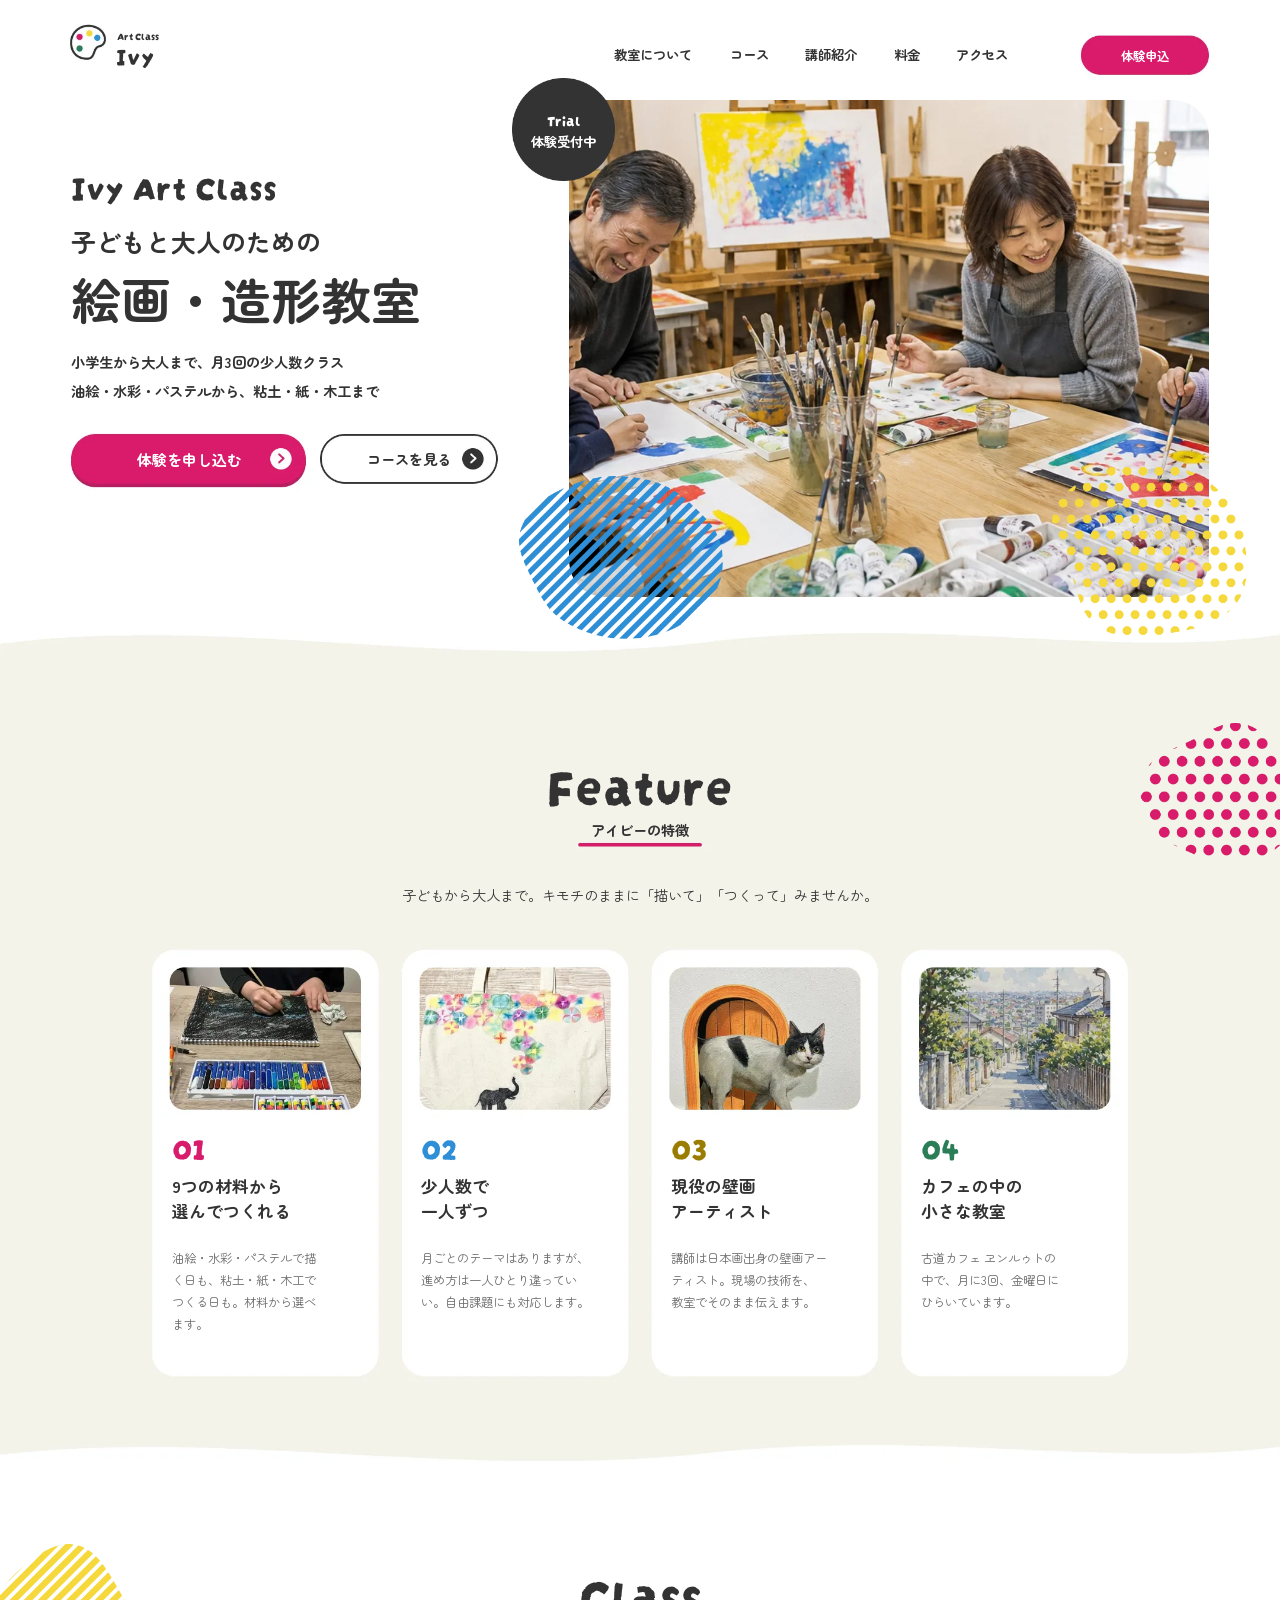
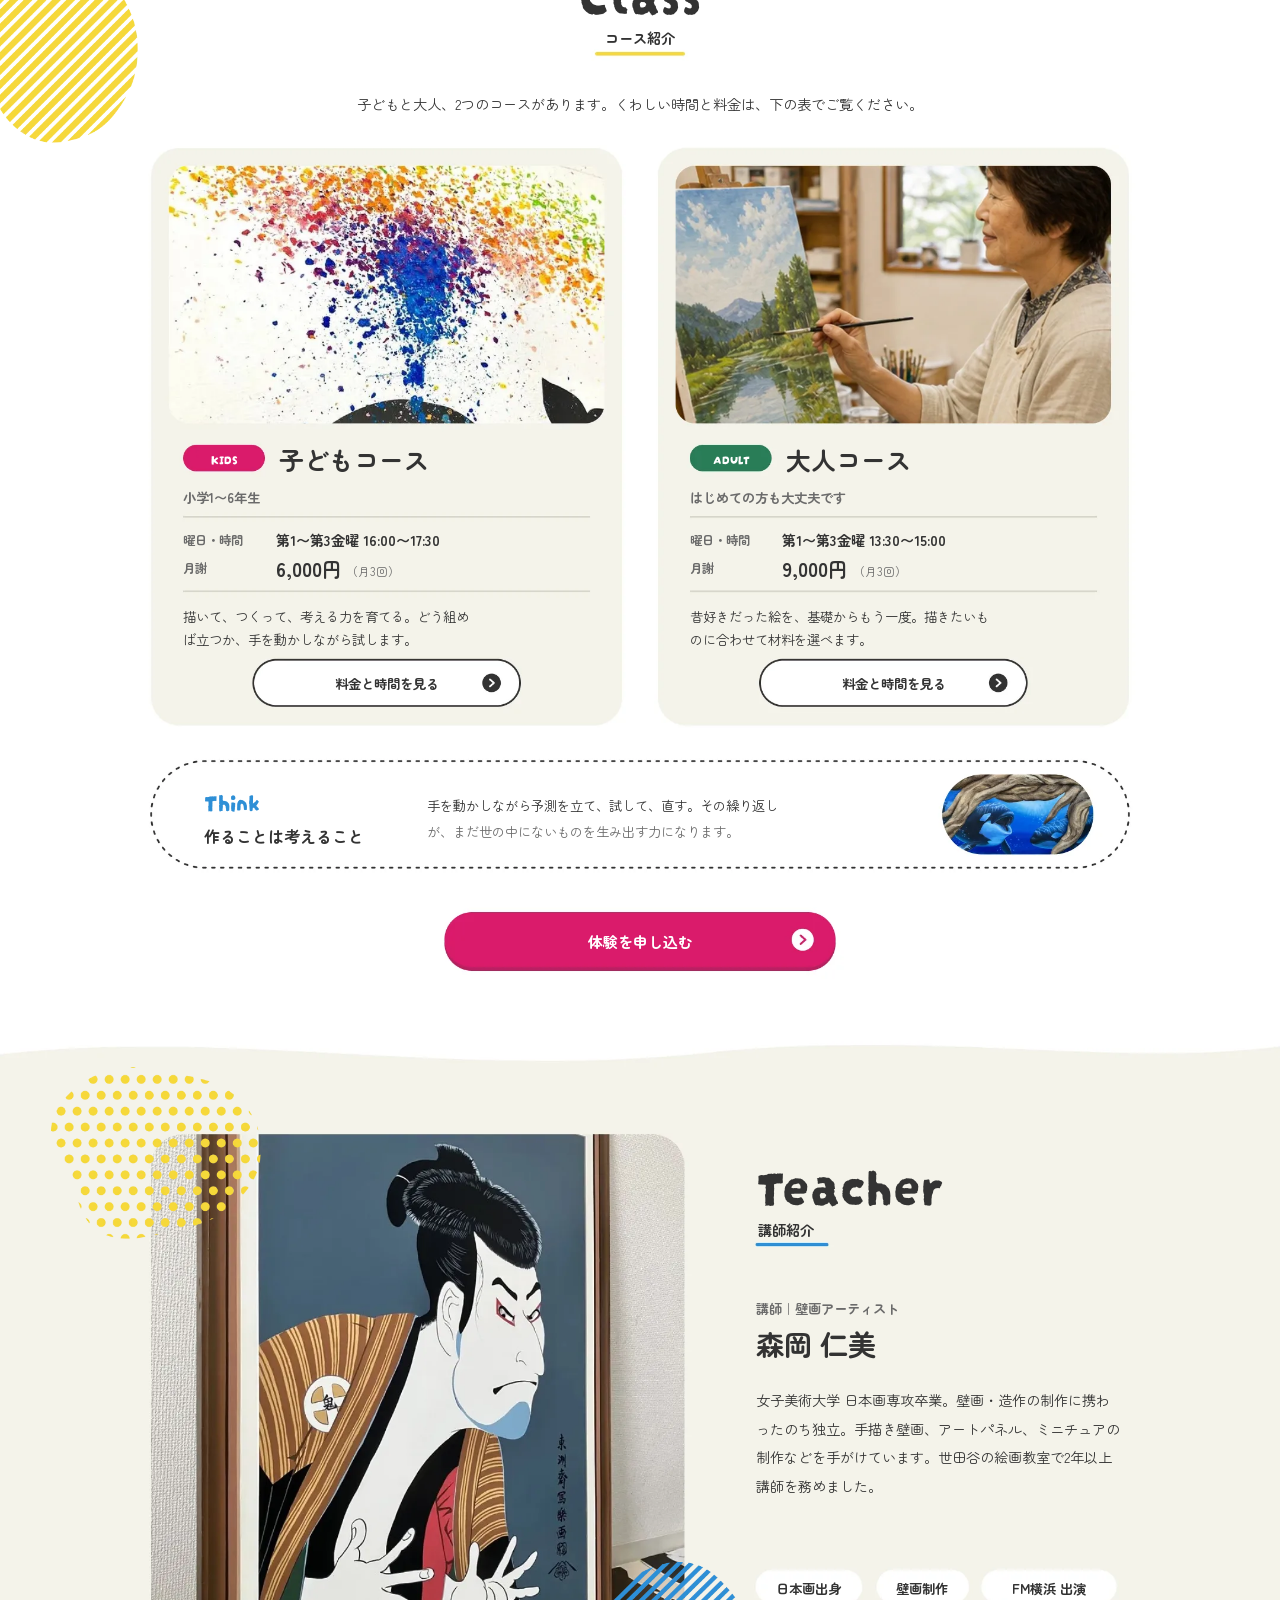
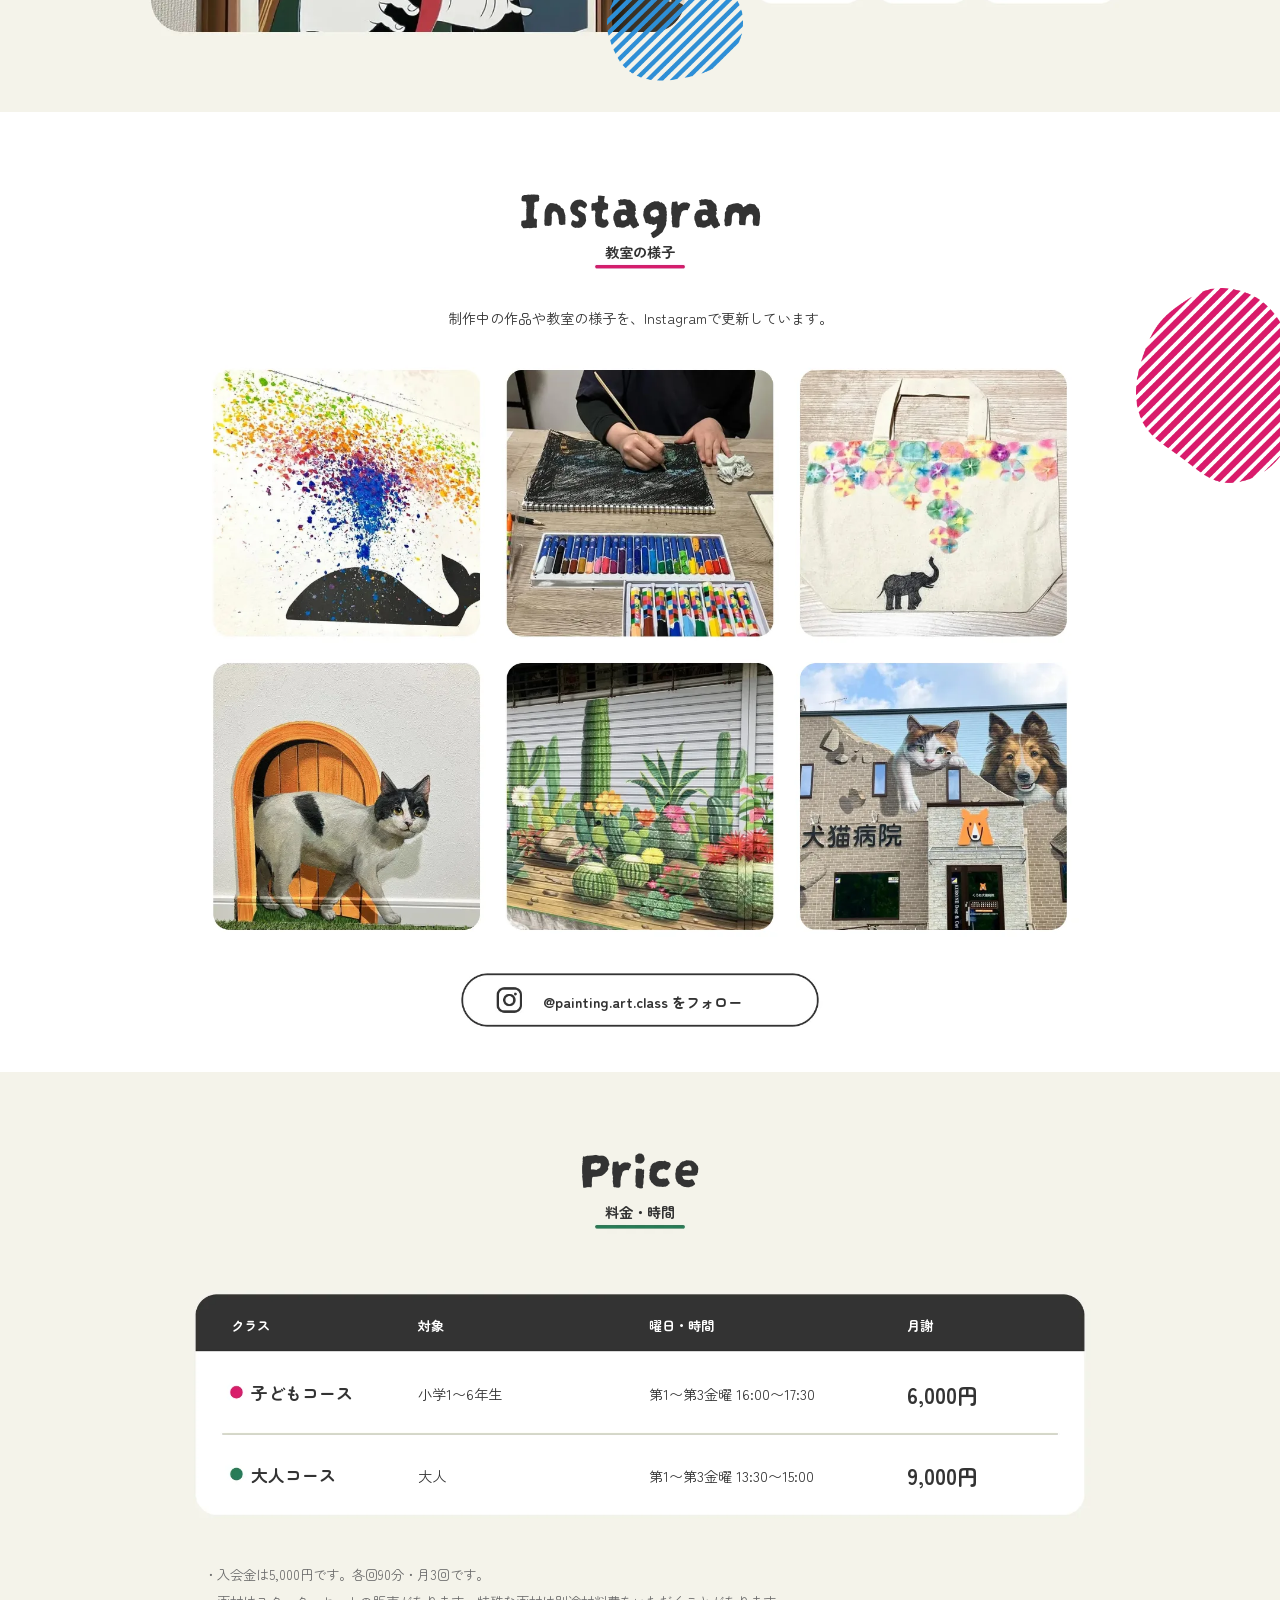
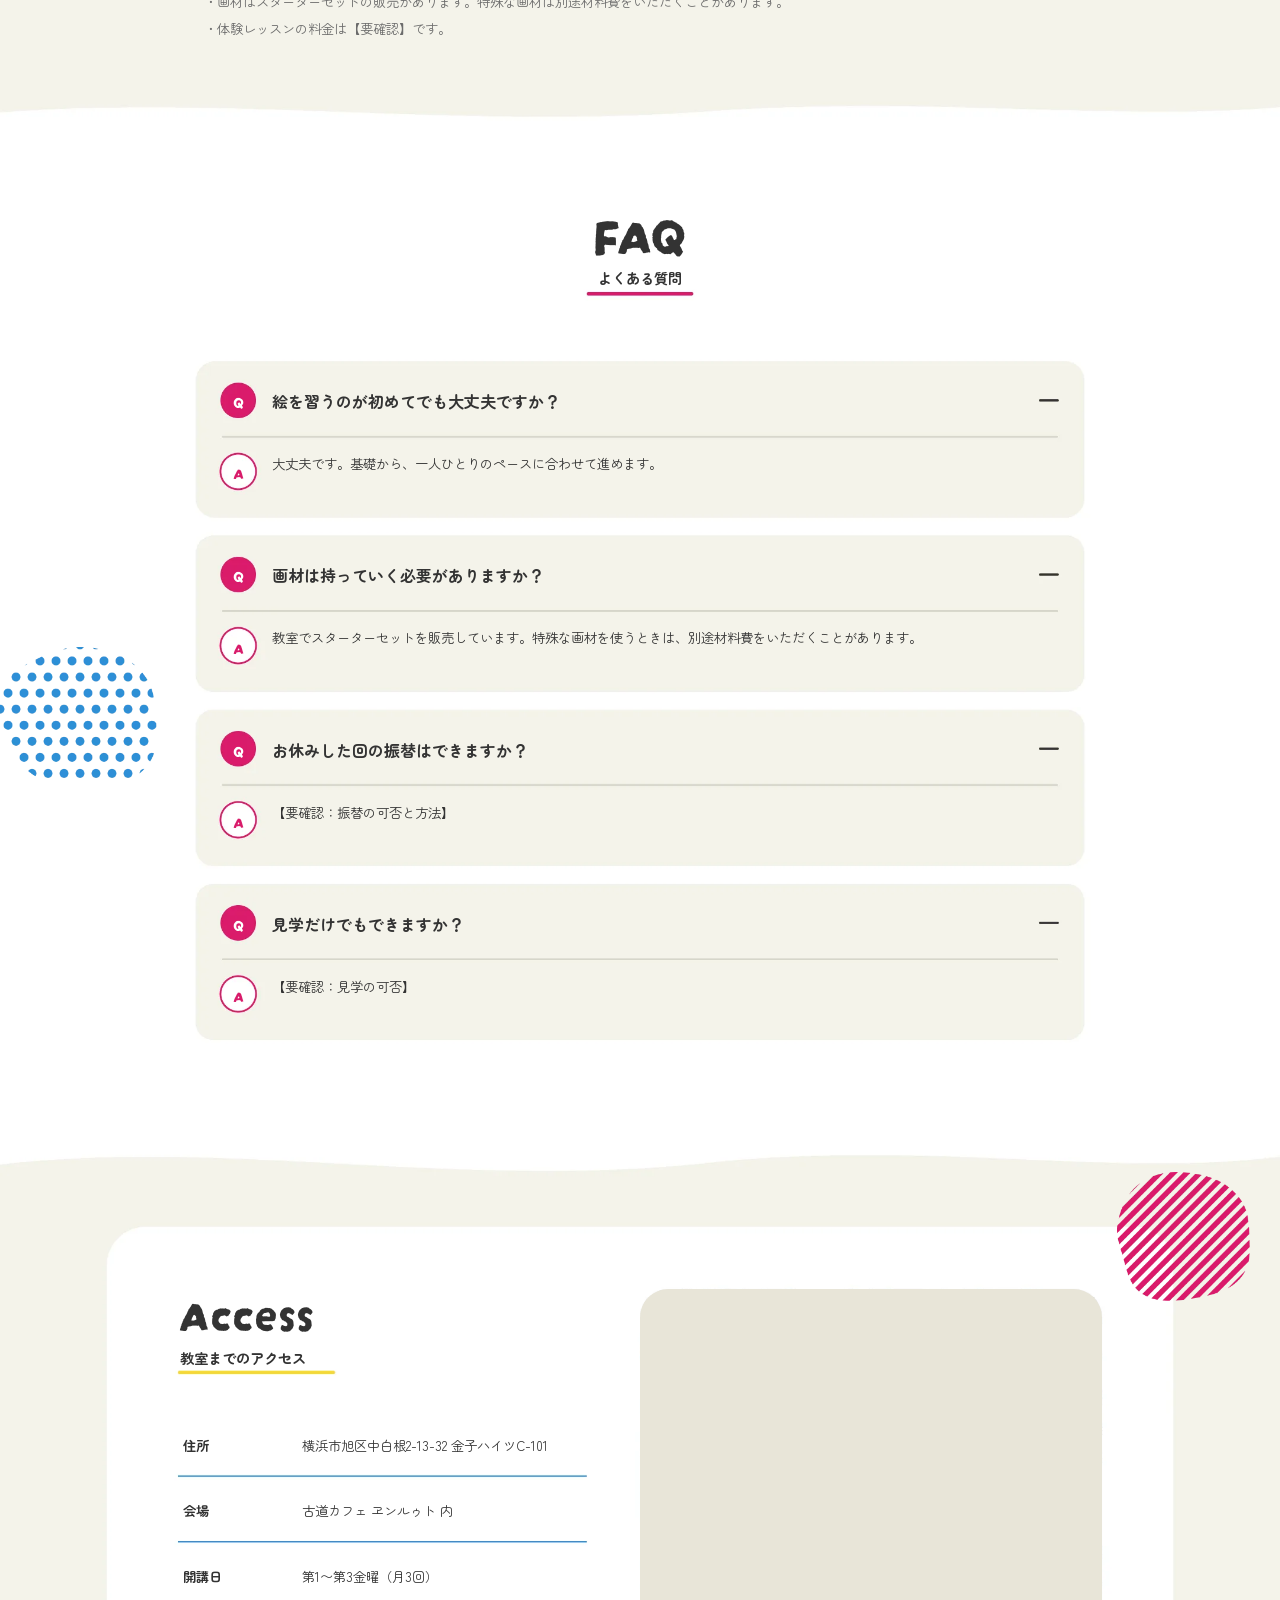
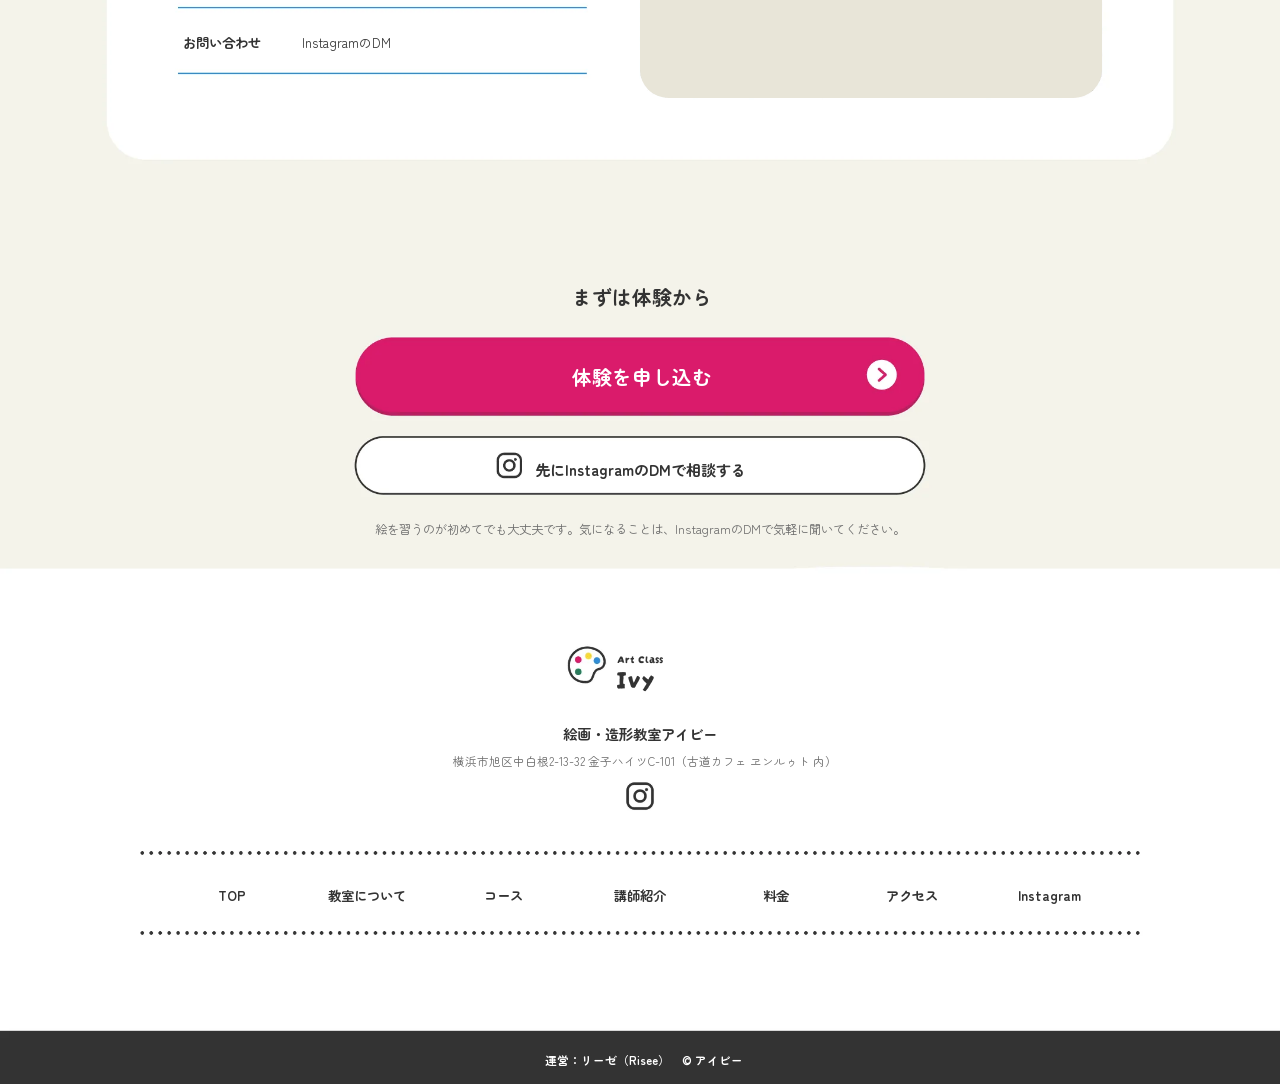
<file: index.html>
<!doctype html>
<html lang="ja">
<head>
<meta charset="utf-8">
<meta name="viewport" content="width=device-width, initial-scale=1">
<title>絵画・造形教室アイビー｜横浜市旭区中白根 子どもと大人のための絵画・造形教室</title>
<meta name="description" content="横浜市旭区中白根、古道カフェ ヱンルゥトの中でひらく子どもと大人のための絵画・造形教室アイビー。第1〜第3金曜、月3回。油絵・水彩・パステルから粘土・紙・木工まで。">
<meta name="robots" content="noindex,nofollow">
<meta property="og:type" content="website">
<meta property="og:title" content="絵画・造形教室アイビー｜子どもと大人のための絵画・造形教室">
<meta property="og:description" content="古道カフェ ヱンルゥトの中でひらく、小学生から大人までの絵画・造形教室。第1〜第3金曜、月3回。">
<meta property="og:image" content="https://mai25milk-web.github.io/ivy-open-site-8/assets/img/ogp.jpg">
<meta property="og:url" content="https://mai25milk-web.github.io/ivy-open-site-8/">
<meta name="twitter:card" content="summary_large_image">
<link rel="icon" href="assets/img/favicon.svg" type="image/svg+xml">
<script type="application/ld+json">{"@context":"https://schema.org","@type":"LocalBusiness","name":"絵画・造形教室アイビー","url":"https://mai25milk-web.github.io/ivy-open-site-8/","image":"https://mai25milk-web.github.io/ivy-open-site-8/assets/img/ogp.jpg","sameAs":["https://www.instagram.com/painting.art.class/"],"address":{"@type":"PostalAddress","addressCountry":"JP","addressRegion":"神奈川県","addressLocality":"横浜市旭区","streetAddress":"中白根2-13-32 金子ハイツC-101"},"description":"古道カフェ ヱンルゥトの中でひらく、小学生から大人までの絵画・造形教室。"}</script>
<link rel="preconnect" href="https://fonts.googleapis.com">
<link rel="preconnect" href="https://fonts.gstatic.com" crossorigin>
<link href="https://fonts.googleapis.com/css2?family=Darumadrop+One&family=Zen+Maru+Gothic:wght@400;700&display=swap" rel="stylesheet">
<script>document.documentElement.className+=' js'+(matchMedia('(prefers-reduced-motion: reduce)').matches?'':' motion')</script>
<link rel="stylesheet" href="assets/css/style.css?v=4">
<script src="assets/js/main.js?v=4" defer></script>
</head>
<body>
<div class="curtain" aria-hidden="true"><p class="curtain__logo"><span class="curtain__dots"><i></i><i></i><i></i></span>Ivy Art Class</p></div>
<main>
<div class="col col--pc">
<section class="sec f-1-2" id="top" aria-label="ヒーロー">
<img class="bg" src="assets/img/s-1-2.webp" width="1440" height="776" alt="" fetchpriority="high" decoding="async">
<div class="lay photo" style="left:640px;top:112px;width:720px;height:560px;border-radius:40px"><img src="assets/img/l-2008-2.webp" alt="絵の具で絵を描く子どもと大人の教室のイメージ写真" fetchpriority="high" decoding="async"></div>
<img class="lay deco deco--1" src="assets/img/l-1-59.webp" style="left:584px;top:536px;width:229px;height:183px" alt="" aria-hidden="true" loading="lazy" decoding="async">
<img class="lay deco deco--2" src="assets/img/l-1-213.webp" style="left:1184px;top:520px;width:219px;height:197px" alt="" aria-hidden="true" loading="lazy" decoding="async">
<img class="lay badge" src="assets/img/l-1-228.webp" style="left:576px;top:88px;width:116px;height:116px" alt="" aria-hidden="true" decoding="async">
<p class="t" style="left:132px;top:31px;width:50px;line-height:17px;font:400 12px/17px 'Darumadrop One',var(--jp);color:#333333;letter-spacing:0em;text-align:left">Art Class</p>
<p class="t" style="left:131px;top:40px;width:43px;line-height:41px;font:400 28px/41px 'Darumadrop One',var(--jp);color:#333333;letter-spacing:0em;text-align:left">Ivy</p>
<p class="t" style="left:1076px;top:51px;width:61px;line-height:22px;font:700 15px/22px var(--jp);color:#333333;letter-spacing:0em;text-align:left">アクセス</p>
<a class="hit" href="#access" style="left:1068px;top:43px;width:76px;height:38px" aria-label="アクセス"></a>
<p class="t" style="left:1006px;top:51px;width:31px;line-height:22px;font:700 15px/22px var(--jp);color:#333333;letter-spacing:0em;text-align:left">料金</p>
<a class="hit" href="#price" style="left:998px;top:43px;width:46px;height:38px" aria-label="料金"></a>
<p class="t" style="left:906px;top:51px;width:61px;line-height:22px;font:700 15px/22px var(--jp);color:#333333;letter-spacing:0em;text-align:left">講師紹介</p>
<a class="hit" href="#teacher" style="left:898px;top:43px;width:76px;height:38px" aria-label="講師紹介"></a>
<p class="t" style="left:821px;top:51px;width:46px;line-height:22px;font:700 15px/22px var(--jp);color:#333333;letter-spacing:0em;text-align:left">コース</p>
<a class="hit" href="#course" style="left:813px;top:43px;width:61px;height:38px" aria-label="コース"></a>
<p class="t" style="left:691px;top:51px;width:91px;line-height:22px;font:700 15px/22px var(--jp);color:#333333;letter-spacing:0em;text-align:left">教室について</p>
<a class="hit" href="#features" style="left:683px;top:43px;width:106px;height:38px" aria-label="教室について"></a>
<p class="t" style="left:1260px;top:54px;width:57px;line-height:20px;font:700 14px/20px var(--jp);color:#ffffff;letter-spacing:0em;text-align:center">体験申込</p>
<a class="hit btn" href="#apply" style="left:1216px;top:40px;width:144px;height:44px" aria-label="体験申込"></a>
<p class="t fv" style="left:80px;top:184px;width:234px;line-height:48px;font:400 40px/48px 'Darumadrop One',var(--jp);color:#333333;letter-spacing:0em;text-align:left;--d:0ms">Ivy Art Class</p>
<h1 class="t fv" style="left:80px;top:248px;width:393px;line-height:66px;font:700 28px/66px var(--jp);color:#333333;letter-spacing:0em;text-align:left;--d:90ms"><span style="display:block;line-height:48px">子どもと大人のための</span><span style="display:block;line-height:80px"><span style="font-size:56px">絵画・造形教室</span></span></h1>
<p class="t fv" style="left:80px;top:392px;width:353px;line-height:32px;font:700 16px/32px var(--jp);color:#333333;letter-spacing:0em;text-align:left;--d:180ms">小学生から大人まで、月3回の少人数クラス<br>油絵・水彩・パステルから、粘土・紙・木工まで</p>
<p class="t fv" style="left:412px;top:505px;width:97px;line-height:23px;font:700 16px/23px var(--jp);color:#333333;letter-spacing:0em;text-align:center;--d:270ms">コースを見る</p>
<a class="hit btn" href="#course" style="left:360px;top:488px;width:200px;height:56px" aria-label="コースを見る"></a>
<p class="t fv" style="left:153px;top:504px;width:120px;line-height:25px;font:700 17px/25px var(--jp);color:#ffffff;letter-spacing:0em;text-align:center;--d:360ms">体験を申し込む</p>
<a class="hit btn" href="#apply" style="left:80px;top:492px;width:264px;height:56px" aria-label="体験を申し込む"></a>
<p class="t fv" style="left:615px;top:122px;width:39px;line-height:25px;font:400 17.399999618530273px/25px 'Darumadrop One',var(--jp);color:#ffffff;letter-spacing:0em;text-align:center;--d:450ms">Trial</p>
<p class="t fv" style="left:596px;top:149px;width:77px;line-height:22px;font:700 15.079999923706055px/22px var(--jp);color:#ffffff;letter-spacing:0em;text-align:center;--d:540ms">体験受付中</p>
</section>
<section class="sec f-1-231" id="features" aria-label="教室のこだわり">
<img class="bg" src="assets/img/s-1-231.webp" width="1440" height="920" alt="教室の特徴の写真：クレヨンのスクラッチアートの制作、トートバッグの作品、講師が描いただまし絵の壁画、街並みのイメージ" loading="lazy" decoding="async">
<img class="lay deco deco--0" src="assets/img/l-1-308.webp" style="left:1282.8px;top:36.9px;width:157.2px;height:160px" alt="" aria-hidden="true" loading="lazy" decoding="async">
<p class="t rv rv--h" style="left:615.5px;top:60px;width:210px;line-height:87px;font:400 60px/87px 'Darumadrop One',var(--jp);color:#333333;letter-spacing:0em;text-align:center;--d:0ms">Feature</p>
<h2 class="t rv rv--h" style="left:664px;top:146px;width:113px;line-height:23px;font:700 16px/23px var(--jp);color:#333333;letter-spacing:0em;text-align:center;--d:50ms">アイビーの特徴</h2>
<p class="t rv" style="left:448px;top:220px;width:545px;line-height:23px;font:400 16px/23px var(--jp);color:#333333;letter-spacing:0em;text-align:center;--d:100ms">子どもから大人まで。キモチのままに「描いて」「つくって」みませんか。</p>
<p class="t rv rv--h" style="left:193px;top:490px;width:41px;line-height:49px;font:400 34px/49px 'Darumadrop One',var(--jp);color:#d81b6a;letter-spacing:0em;text-align:left;--d:150ms">01</p>
<p class="t rv" style="left:193px;top:545px;width:125px;line-height:28px;font:700 19px/28px var(--jp);color:#333333;letter-spacing:0em;text-align:left;--d:200ms">9つの材料から</p>
<p class="t rv" style="left:193px;top:573px;width:134px;line-height:28px;font:700 19px/28px var(--jp);color:#333333;letter-spacing:0em;text-align:left;--d:250ms">選んでつくれる</p>
<p class="t rv" style="left:193px;top:630px;width:169px;line-height:20px;font:400 14px/20px var(--jp);color:#6b6b6b;letter-spacing:0em;text-align:left;--d:300ms">油絵・水彩・パステルで描</p>
<p class="t rv" style="left:193px;top:655px;width:169px;line-height:20px;font:400 14px/20px var(--jp);color:#6b6b6b;letter-spacing:0em;text-align:left;--d:350ms">く日も、粘土・紙・木工で</p>
<p class="t rv" style="left:193px;top:680px;width:169px;line-height:20px;font:400 14px/20px var(--jp);color:#6b6b6b;letter-spacing:0em;text-align:left;--d:400ms">つくる日も。材料から選べ</p>
<p class="t rv" style="left:193px;top:705px;width:43px;line-height:20px;font:400 14px/20px var(--jp);color:#6b6b6b;letter-spacing:0em;text-align:left;--d:450ms">ます。</p>
<p class="t rv rv--h" style="left:474px;top:490px;width:42px;line-height:49px;font:400 34px/49px 'Darumadrop One',var(--jp);color:#2e8fd6;letter-spacing:0em;text-align:left;--d:500ms">02</p>
<p class="t rv" style="left:474px;top:545px;width:77px;line-height:28px;font:700 19px/28px var(--jp);color:#333333;letter-spacing:0em;text-align:left;--d:500ms">少人数で</p>
<p class="t rv" style="left:474px;top:573px;width:77px;line-height:28px;font:700 19px/28px var(--jp);color:#333333;letter-spacing:0em;text-align:left;--d:500ms">一人ずつ</p>
<p class="t rv" style="left:474px;top:630px;width:197px;line-height:20px;font:400 14px/20px var(--jp);color:#6b6b6b;letter-spacing:0em;text-align:left;--d:500ms">月ごとのテーマはありますが、</p>
<p class="t rv" style="left:474px;top:655px;width:183px;line-height:20px;font:400 14px/20px var(--jp);color:#6b6b6b;letter-spacing:0em;text-align:left;--d:500ms">進め方は一人ひとり違ってい</p>
<p class="t rv" style="left:474px;top:680px;width:197px;line-height:20px;font:400 14px/20px var(--jp);color:#6b6b6b;letter-spacing:0em;text-align:left;--d:500ms">い。自由課題にも対応します。</p>
<p class="t rv rv--h" style="left:755px;top:490px;width:42px;line-height:49px;font:400 34px/49px 'Darumadrop One',var(--jp);color:#9a7d00;letter-spacing:0em;text-align:left;--d:500ms">03</p>
<p class="t rv" style="left:755px;top:545px;width:96px;line-height:28px;font:700 19px/28px var(--jp);color:#333333;letter-spacing:0em;text-align:left;--d:500ms">現役の壁画</p>
<p class="t rv" style="left:755px;top:573px;width:115px;line-height:28px;font:700 19px/28px var(--jp);color:#333333;letter-spacing:0em;text-align:left;--d:500ms">アーティスト</p>
<p class="t rv" style="left:755px;top:630px;width:183px;line-height:20px;font:400 14px/20px var(--jp);color:#6b6b6b;letter-spacing:0em;text-align:left;--d:500ms">講師は日本画出身の壁画アー</p>
<p class="t rv" style="left:755px;top:655px;width:169px;line-height:20px;font:400 14px/20px var(--jp);color:#6b6b6b;letter-spacing:0em;text-align:left;--d:500ms">ティスト。現場の技術を、</p>
<p class="t rv" style="left:755px;top:680px;width:169px;line-height:20px;font:400 14px/20px var(--jp);color:#6b6b6b;letter-spacing:0em;text-align:left;--d:500ms">教室でそのまま伝えます。</p>
<p class="t rv rv--h" style="left:1036px;top:490px;width:45px;line-height:49px;font:400 34px/49px 'Darumadrop One',var(--jp);color:#2a7d57;letter-spacing:0em;text-align:left;--d:500ms">04</p>
<p class="t rv" style="left:1036px;top:545px;width:115px;line-height:28px;font:700 19px/28px var(--jp);color:#333333;letter-spacing:0em;text-align:left;--d:500ms">カフェの中の</p>
<p class="t rv" style="left:1036px;top:573px;width:96px;line-height:28px;font:700 19px/28px var(--jp);color:#333333;letter-spacing:0em;text-align:left;--d:500ms">小さな教室</p>
<p class="t rv" style="left:1036px;top:630px;width:159px;line-height:20px;font:400 14px/20px var(--jp);color:#6b6b6b;letter-spacing:0em;text-align:left;--d:500ms">古道カフェ ヱンルゥトの</p>
<p class="t rv" style="left:1036px;top:655px;width:162px;line-height:20px;font:400 14px/20px var(--jp);color:#6b6b6b;letter-spacing:0em;text-align:left;--d:500ms">中で、月に3回、金曜日に</p>
<p class="t rv" style="left:1036px;top:680px;width:113px;line-height:20px;font:400 14px/20px var(--jp);color:#6b6b6b;letter-spacing:0em;text-align:left;--d:500ms">ひらいています。</p>
</section>
<section class="sec f-1-365" id="course" aria-label="クラス紹介">
<img class="bg" src="assets/img/s-1-365.webp" width="1440" height="1230" alt="コースの写真：子どもが描いたくじらの作品、油絵を描く大人のイメージ" loading="lazy" decoding="async">
<img class="lay deco deco--0" src="assets/img/l-1-402.webp" style="left:0px;top:41.4px;width:154.9px;height:223.4px" alt="" aria-hidden="true" loading="lazy" decoding="async">
<p class="t rv rv--h" style="left:650px;top:50px;width:141px;line-height:87px;font:400 60px/87px 'Darumadrop One',var(--jp);color:#333333;letter-spacing:0em;text-align:center;--d:0ms">Class</p>
<h2 class="t rv rv--h" style="left:680px;top:136px;width:81px;line-height:23px;font:700 16px/23px var(--jp);color:#333333;letter-spacing:0em;text-align:center;--d:50ms">コース紹介</h2>
<p class="t rv" style="left:396px;top:210px;width:649px;line-height:23px;font:400 16px/23px var(--jp);color:#333333;letter-spacing:0em;text-align:center;--d:100ms">子どもと大人、2つのコースがあります。くわしい時間と料金は、下の表でご覧ください。</p>
<p class="t rv rv--h" style="left:237px;top:611px;width:31px;line-height:20px;font:400 14px/20px 'Darumadrop One',var(--jp);color:#ffffff;letter-spacing:0em;text-align:center;--d:150ms">KIDS</p>
<p class="t rv" style="left:314px;top:600px;width:169px;line-height:41px;font:700 28px/41px var(--jp);color:#333333;letter-spacing:0em;text-align:left;--d:200ms">子どもコース</p>
<p class="t rv" style="left:206px;top:653px;width:90px;line-height:22px;font:700 15px/22px var(--jp);color:#6b6b6b;letter-spacing:0em;text-align:left;--d:250ms">小学1〜6年生</p>
<p class="t rv" style="left:206px;top:702px;width:71px;line-height:20px;font:700 14px/20px var(--jp);color:#6b6b6b;letter-spacing:0em;text-align:left;--d:300ms">曜日・時間</p>
<p class="t rv" style="left:310px;top:700px;width:184px;line-height:23px;font:700 16px/23px var(--jp);color:#333333;letter-spacing:0em;text-align:left;--d:350ms">第1〜第3金曜 16:00〜17:30</p>
<p class="t rv" style="left:206px;top:734px;width:29px;line-height:20px;font:700 14px/20px var(--jp);color:#6b6b6b;letter-spacing:0em;text-align:left;--d:400ms">月謝</p>
<p class="t rv" style="left:310px;top:728px;width:74px;line-height:32px;font:700 22px/32px var(--jp);color:#333333;letter-spacing:0em;text-align:left;--d:450ms">6,000円</p>
<p class="t rv" style="left:389.2px;top:737px;width:60px;line-height:19px;font:400 13px/19px var(--jp);color:#6b6b6b;letter-spacing:0em;text-align:left;--d:500ms">（月3回）</p>
<p class="t rv" style="left:206px;top:787px;width:331px;line-height:22px;font:400 15px/22px var(--jp);color:#333333;letter-spacing:0em;text-align:left;--d:500ms">描いて、つくって、考える力を育てる。どう組め</p>
<p class="t rv" style="left:206px;top:813px;width:271px;line-height:22px;font:400 15px/22px var(--jp);color:#333333;letter-spacing:0em;text-align:left;--d:500ms">ば立つか、手を動かしながら試します。</p>
<p class="t rv" style="left:375px;top:862.4px;width:121px;line-height:22px;font:700 15px/22px var(--jp);color:#333333;letter-spacing:0em;text-align:center;--d:500ms">料金と時間を見る</p>
<a class="hit btn" href="#price" style="left:285px;top:846px;width:300px;height:52px" aria-label="料金と時間を見る"></a>
<p class="t rv rv--h" style="left:802px;top:611px;width:41px;line-height:20px;font:400 14px/20px 'Darumadrop One',var(--jp);color:#ffffff;letter-spacing:0em;text-align:center;--d:500ms">ADULT</p>
<p class="t rv" style="left:884px;top:600px;width:141px;line-height:41px;font:700 28px/41px var(--jp);color:#333333;letter-spacing:0em;text-align:left;--d:500ms">大人コース</p>
<p class="t rv" style="left:776px;top:653px;width:181px;line-height:22px;font:700 15px/22px var(--jp);color:#6b6b6b;letter-spacing:0em;text-align:left;--d:500ms">はじめての方も大丈夫です</p>
<p class="t rv" style="left:776px;top:702px;width:71px;line-height:20px;font:700 14px/20px var(--jp);color:#6b6b6b;letter-spacing:0em;text-align:left;--d:500ms">曜日・時間</p>
<p class="t rv" style="left:880px;top:700px;width:185px;line-height:23px;font:700 16px/23px var(--jp);color:#333333;letter-spacing:0em;text-align:left;--d:500ms">第1〜第3金曜 13:30〜15:00</p>
<p class="t rv" style="left:776px;top:734px;width:29px;line-height:20px;font:700 14px/20px var(--jp);color:#6b6b6b;letter-spacing:0em;text-align:left;--d:500ms">月謝</p>
<p class="t rv" style="left:880px;top:728px;width:74px;line-height:32px;font:700 22px/32px var(--jp);color:#333333;letter-spacing:0em;text-align:left;--d:500ms">9,000円</p>
<p class="t rv" style="left:959.2px;top:737px;width:60px;line-height:19px;font:400 13px/19px var(--jp);color:#6b6b6b;letter-spacing:0em;text-align:left;--d:500ms">（月3回）</p>
<p class="t rv" style="left:776px;top:787px;width:346px;line-height:22px;font:400 15px/22px var(--jp);color:#333333;letter-spacing:0em;text-align:left;--d:500ms">昔好きだった絵を、基礎からもう一度。描きたいも</p>
<p class="t rv" style="left:776px;top:813px;width:211px;line-height:22px;font:400 15px/22px var(--jp);color:#333333;letter-spacing:0em;text-align:left;--d:500ms">のに合わせて材料を選べます。</p>
<p class="t rv" style="left:945px;top:862.4px;width:121px;line-height:22px;font:700 15px/22px var(--jp);color:#333333;letter-spacing:0em;text-align:center;--d:500ms">料金と時間を見る</p>
<a class="hit btn" href="#price" style="left:855px;top:846px;width:300px;height:52px" aria-label="料金と時間を見る"></a>
<p class="t rv rv--h" style="left:230px;top:984px;width:65px;line-height:41px;font:400 28px/41px 'Darumadrop One',var(--jp);color:#2e8fd6;letter-spacing:0em;text-align:left;--d:500ms">Think</p>
<p class="t rv" style="left:230px;top:1032px;width:181px;line-height:26px;font:700 18px/26px var(--jp);color:#333333;letter-spacing:0em;text-align:left;--d:500ms">作ることは考えること</p>
<p class="t rv" style="left:480px;top:999px;width:406px;line-height:22px;font:400 15px/22px var(--jp);color:#333333;letter-spacing:0em;text-align:left;--d:500ms">手を動かしながら予測を立て、試して、直す。その繰り返し</p>
<p class="t rv" style="left:480px;top:1029px;width:361px;line-height:22px;font:400 15px/22px var(--jp);color:#6b6b6b;letter-spacing:0em;text-align:left;--d:500ms">が、まだ世の中にないものを生み出す力になります。</p>
<p class="t rv" style="left:661px;top:1150.1px;width:120px;line-height:25px;font:700 17px/25px var(--jp);color:#ffffff;letter-spacing:0em;text-align:center;--d:500ms">体験を申し込む</p>
<a class="hit btn" href="#apply" style="left:500px;top:1134px;width:440px;height:62px" aria-label="体験を申し込む"></a>
</section>
<section class="sec f-1-468" id="teacher" aria-label="講師紹介">
<img class="bg" src="assets/img/s-1-468.webp" width="1440" height="800" alt="講師が描いた役者絵" loading="lazy" decoding="async">
<img class="lay deco deco--0" src="assets/img/l-1-636.webp" style="left:57.7px;top:74px;width:235.7px;height:194.3px" alt="" aria-hidden="true" loading="lazy" decoding="async">
<img class="lay deco deco--1" src="assets/img/l-1-671.webp" style="left:683px;top:630.8px;width:152.6px;height:134.8px" alt="" aria-hidden="true" loading="lazy" decoding="async">
<p class="t rv rv--h" style="left:850px;top:160px;width:213px;line-height:87px;font:400 60px/87px 'Darumadrop One',var(--jp);color:#333333;letter-spacing:0em;text-align:left;--d:0ms">Teacher</p>
<h2 class="t rv rv--h" style="left:853px;top:246px;width:65px;line-height:23px;font:700 16px/23px var(--jp);color:#333333;letter-spacing:0em;text-align:left;--d:50ms">講師紹介</h2>
<a class="hit" href="#teacher" style="left:845px;top:238px;width:80px;height:39px" aria-label="講師紹介"></a>
<p class="t rv" style="left:850px;top:335px;width:166px;line-height:22px;font:700 15px/22px var(--jp);color:#6b6b6b;letter-spacing:0em;text-align:left;--d:100ms">講師｜壁画アーティスト</p>
<p class="t rv" style="left:850px;top:364px;width:138px;line-height:46px;font:700 32px/46px var(--jp);color:#333333;letter-spacing:0em;text-align:left;--d:150ms">森岡 仁美</p>
<p class="t rv" style="left:850px;top:438px;width:406px;line-height:23px;font:400 16px/23px var(--jp);color:#333333;letter-spacing:0em;text-align:left;--d:200ms">女子美術大学 日本画専攻卒業。壁画・造作の制作に携わ</p>
<p class="t rv" style="left:850px;top:470px;width:417px;line-height:23px;font:400 16px/23px var(--jp);color:#333333;letter-spacing:0em;text-align:left;--d:250ms">ったのち独立。手描き壁画、アートパネル、ミニチュアの</p>
<p class="t rv" style="left:850px;top:502px;width:409px;line-height:23px;font:400 16px/23px var(--jp);color:#333333;letter-spacing:0em;text-align:left;--d:300ms">制作などを手がけています。世田谷の絵画教室で2年以上</p>
<p class="t rv" style="left:850px;top:534px;width:145px;line-height:23px;font:400 16px/23px var(--jp);color:#333333;letter-spacing:0em;text-align:left;--d:350ms">講師を務めました。</p>
<p class="t rv" style="left:873px;top:650px;width:76px;line-height:22px;font:700 15px/22px var(--jp);color:#333333;letter-spacing:0em;text-align:left;--d:400ms">日本画出身</p>
<p class="t rv" style="left:1008px;top:650px;width:61px;line-height:22px;font:700 15px/22px var(--jp);color:#333333;letter-spacing:0em;text-align:left;--d:450ms">壁画制作</p>
<p class="t rv" style="left:1138px;top:650px;width:86px;line-height:22px;font:700 15px/22px var(--jp);color:#333333;letter-spacing:0em;text-align:left;--d:500ms">FM横浜 出演</p>
</section>
<section class="sec f-1-688" id="instagram" aria-label="Instagram">
<img class="bg" src="assets/img/s-1-688.webp" width="1440" height="1080" alt="Instagramの投稿：作品、制作中のようす、講師が描いた壁画" loading="lazy" decoding="async">
<img class="lay deco deco--0" src="assets/img/l-1-725.webp" style="left:1278px;top:197.9px;width:162px;height:219.9px" alt="" aria-hidden="true" loading="lazy" decoding="async">
<p class="t rv rv--h" style="left:582.5px;top:60px;width:276px;line-height:87px;font:400 60px/87px 'Darumadrop One',var(--jp);color:#333333;letter-spacing:0em;text-align:center;--d:0ms">Instagram</p>
<a class="hit btn" href="https://www.instagram.com/painting.art.class/" target="_blank" rel="noopener" style="left:574.5px;top:52px;width:291px;height:103px" aria-label="Instagram"></a>
<h2 class="t rv rv--h" style="left:680px;top:146px;width:81px;line-height:23px;font:700 16px/23px var(--jp);color:#333333;letter-spacing:0em;text-align:center;--d:50ms">教室の様子</h2>
<p class="t rv" style="left:501px;top:220px;width:439px;line-height:23px;font:400 16px/23px var(--jp);color:#333333;letter-spacing:0em;text-align:center;--d:100ms">制作中の作品や教室の様子を、Instagramで更新しています。</p>
<p class="t rv" style="left:611px;top:990px;width:220px;line-height:23px;font:700 16px/23px var(--jp);color:#333333;letter-spacing:0em;text-align:left;--d:150ms">@painting.art.class をフォロー</p>
<a class="hit btn" href="https://www.instagram.com/painting.art.class/" target="_blank" rel="noopener" style="left:520px;top:970px;width:400px;height:58px" aria-label="@painting.art.class をフォロー"></a>
</section>
<section class="sec f-1-765" id="price" aria-label="料金・時間">
<img class="bg" src="assets/img/s-1-765.webp" width="1440" height="760" alt="" loading="lazy" decoding="async">
<p class="t rv rv--h" style="left:652px;top:60px;width:137px;line-height:87px;font:400 60px/87px 'Darumadrop One',var(--jp);color:#333333;letter-spacing:0em;text-align:center;--d:0ms">Price</p>
<h2 class="t rv rv--h" style="left:680px;top:146px;width:81px;line-height:23px;font:700 16px/23px var(--jp);color:#333333;letter-spacing:0em;text-align:center;--d:50ms">料金・時間</h2>
<p class="t rv" style="left:260px;top:275px;width:46px;line-height:22px;font:700 15px/22px var(--jp);color:#ffffff;letter-spacing:0em;text-align:left;--d:100ms">クラス</p>
<p class="t rv" style="left:470px;top:275px;width:31px;line-height:22px;font:700 15px/22px var(--jp);color:#ffffff;letter-spacing:0em;text-align:left;--d:150ms">対象</p>
<p class="t rv" style="left:730px;top:275px;width:76px;line-height:22px;font:700 15px/22px var(--jp);color:#ffffff;letter-spacing:0em;text-align:left;--d:200ms">曜日・時間</p>
<p class="t rv" style="left:1020px;top:275px;width:31px;line-height:22px;font:700 15px/22px var(--jp);color:#ffffff;letter-spacing:0em;text-align:left;--d:250ms">月謝</p>
<p class="t rv" style="left:282px;top:348px;width:115px;line-height:28px;font:700 19px/28px var(--jp);color:#333333;letter-spacing:0em;text-align:left;--d:300ms">子どもコース</p>
<p class="t rv" style="left:470px;top:351px;width:96px;line-height:23px;font:400 16px/23px var(--jp);color:#333333;letter-spacing:0em;text-align:left;--d:350ms">小学1〜6年生</p>
<p class="t rv" style="left:730px;top:351px;width:182px;line-height:23px;font:400 16px/23px var(--jp);color:#333333;letter-spacing:0em;text-align:left;--d:400ms">第1〜第3金曜 16:00〜17:30</p>
<p class="t rv" style="left:1020px;top:345px;width:81px;line-height:35px;font:700 24px/35px var(--jp);color:#333333;letter-spacing:0em;text-align:left;--d:450ms">6,000円</p>
<p class="t rv" style="left:282px;top:440px;width:96px;line-height:28px;font:700 19px/28px var(--jp);color:#333333;letter-spacing:0em;text-align:left;--d:500ms">大人コース</p>
<p class="t rv" style="left:470px;top:443px;width:33px;line-height:23px;font:400 16px/23px var(--jp);color:#333333;letter-spacing:0em;text-align:left;--d:500ms">大人</p>
<p class="t rv" style="left:730px;top:443px;width:183px;line-height:23px;font:400 16px/23px var(--jp);color:#333333;letter-spacing:0em;text-align:left;--d:500ms">第1〜第3金曜 13:30〜15:00</p>
<p class="t rv" style="left:1020px;top:437px;width:80px;line-height:35px;font:700 24px/35px var(--jp);color:#333333;letter-spacing:0em;text-align:left;--d:500ms">9,000円</p>
<p class="t rv" style="left:230px;top:555px;width:327px;line-height:22px;font:400 15px/22px var(--jp);color:#6b6b6b;letter-spacing:0em;text-align:left;--d:500ms">・入会金は5,000円です。各回90分・月3回です。</p>
<p class="t rv" style="left:230px;top:585px;width:676px;line-height:22px;font:400 15px/22px var(--jp);color:#6b6b6b;letter-spacing:0em;text-align:left;--d:500ms">・画材はスターターセットの販売があります。特殊な画材は別途材料費をいただくことがあります。</p>
<p class="t rv" style="left:230px;top:615px;width:286px;line-height:22px;font:400 15px/22px var(--jp);color:#6b6b6b;letter-spacing:0em;text-align:left;--d:500ms">・体験レッスンの料金は【要確認】です。</p>
</section>
<section class="sec f-1-792" id="faq" aria-label="よくある質問">
<img class="bg" src="assets/img/s-1-792.webp" width="1440" height="1104" alt="" loading="lazy" decoding="async">
<img class="lay deco deco--0" src="assets/img/l-1-887.webp" style="left:0px;top:562.4px;width:176.2px;height:161.3px" alt="" aria-hidden="true" loading="lazy" decoding="async">
<p class="t rv rv--h" style="left:667px;top:50px;width:107px;line-height:87px;font:400 60px/87px 'Darumadrop One',var(--jp);color:#333333;letter-spacing:0em;text-align:center;--d:0ms">FAQ</p>
<h2 class="t rv rv--h" style="left:672px;top:136px;width:97px;line-height:23px;font:700 16px/23px var(--jp);color:#333333;letter-spacing:0em;text-align:center;--d:50ms">よくある質問</h2>
<p class="t rv rv--h" style="left:261.5px;top:273px;width:14px;line-height:26px;font:400 18px/26px 'Darumadrop One',var(--jp);color:#ffffff;letter-spacing:0em;text-align:center;--d:100ms">Q</p>
<p class="t rv" style="left:306px;top:273px;width:325px;line-height:26px;font:700 18px/26px var(--jp);color:#333333;letter-spacing:0em;text-align:left;--d:150ms">絵を習うのが初めてでも大丈夫ですか？</p>
<p class="t rv" style="left:306px;top:345px;width:451px;line-height:22px;font:400 15px/22px var(--jp);color:#333333;letter-spacing:0em;text-align:left;--d:200ms">大丈夫です。基礎から、一人ひとりのペースに合わせて進めます。</p>
<p class="t rv rv--h" style="left:261.5px;top:469px;width:14px;line-height:26px;font:400 18px/26px 'Darumadrop One',var(--jp);color:#ffffff;letter-spacing:0em;text-align:center;--d:250ms">Q</p>
<p class="t rv" style="left:306px;top:469px;width:307px;line-height:26px;font:700 18px/26px var(--jp);color:#333333;letter-spacing:0em;text-align:left;--d:300ms">画材は持っていく必要がありますか？</p>
<p class="t rv rv--h" style="left:261.5px;top:665px;width:14px;line-height:26px;font:400 18px/26px 'Darumadrop One',var(--jp);color:#ffffff;letter-spacing:0em;text-align:center;--d:350ms">Q</p>
<p class="t rv" style="left:306px;top:665px;width:289px;line-height:26px;font:700 18px/26px var(--jp);color:#333333;letter-spacing:0em;text-align:left;--d:400ms">お休みした回の振替はできますか？</p>
<p class="t rv rv--h" style="left:261.5px;top:861px;width:14px;line-height:26px;font:400 18px/26px 'Darumadrop One',var(--jp);color:#ffffff;letter-spacing:0em;text-align:center;--d:450ms">Q</p>
<p class="t rv" style="left:306px;top:861px;width:217px;line-height:26px;font:700 18px/26px var(--jp);color:#333333;letter-spacing:0em;text-align:left;--d:500ms">見学だけでもできますか？</p>
<p class="t rv" style="left:306px;top:541px;width:751px;line-height:22px;font:400 15px/22px var(--jp);color:#333333;letter-spacing:0em;text-align:left;--d:500ms">教室でスターターセットを販売しています。特殊な画材を使うときは、別途材料費をいただくことがあります。</p>
<p class="t rv" style="left:306px;top:737px;width:211px;line-height:22px;font:400 15px/22px var(--jp);color:#333333;letter-spacing:0em;text-align:left;--d:500ms">【要確認：振替の可否と方法】</p>
<p class="t rv" style="left:306px;top:933px;width:166px;line-height:22px;font:400 15px/22px var(--jp);color:#333333;letter-spacing:0em;text-align:left;--d:500ms">【要確認：見学の可否】</p>
<p class="t rv rv--h" style="left:261.5px;top:353px;width:14px;line-height:26px;font:400 18px/26px 'Darumadrop One',var(--jp);color:#d81b6a;letter-spacing:0em;text-align:center;--d:500ms">A</p>
<p class="t rv rv--h" style="left:261.5px;top:549px;width:14px;line-height:26px;font:400 18px/26px 'Darumadrop One',var(--jp);color:#d81b6a;letter-spacing:0em;text-align:center;--d:500ms">A</p>
<p class="t rv rv--h" style="left:261.5px;top:745px;width:14px;line-height:26px;font:400 18px/26px 'Darumadrop One',var(--jp);color:#d81b6a;letter-spacing:0em;text-align:center;--d:500ms">A</p>
<p class="t rv rv--h" style="left:261.5px;top:941px;width:14px;line-height:26px;font:400 18px/26px 'Darumadrop One',var(--jp);color:#d81b6a;letter-spacing:0em;text-align:center;--d:500ms">A</p>
</section>
<section class="sec f-1-919" id="access" aria-label="アクセス">
<img class="bg" src="assets/img/s-1-919.webp" width="1440" height="770" alt="教室の場所の地図" loading="lazy" decoding="async">
<img class="lay deco deco--0" src="assets/img/l-1-980.webp" style="left:1256.6px;top:48.9px;width:149.7px;height:144.4px" alt="" aria-hidden="true" loading="lazy" decoding="async">
<p class="t rv rv--h" style="left:200px;top:168px;width:156px;line-height:75px;font:400 52px/75px 'Darumadrop One',var(--jp);color:#333333;letter-spacing:0em;text-align:left;--d:0ms">Access</p>
<h2 class="t rv rv--h" style="left:203px;top:246px;width:145px;line-height:23px;font:700 16px/23px var(--jp);color:#333333;letter-spacing:0em;text-align:left;--d:50ms">教室までのアクセス</h2>
<p class="t rv" style="left:206px;top:345px;width:31px;line-height:22px;font:700 15px/22px var(--jp);color:#333333;letter-spacing:0em;text-align:left;--d:100ms">住所</p>
<p class="t rv" style="left:340px;top:345px;width:283px;line-height:22px;font:400 15px/22px var(--jp);color:#333333;letter-spacing:0em;text-align:left;--d:150ms">横浜市旭区中白根2-13-32 金子ハイツC-101</p>
<p class="t rv" style="left:206px;top:419px;width:31px;line-height:22px;font:700 15px/22px var(--jp);color:#333333;letter-spacing:0em;text-align:left;--d:200ms">会場</p>
<p class="t rv" style="left:340px;top:419px;width:175px;line-height:22px;font:400 15px/22px var(--jp);color:#333333;letter-spacing:0em;text-align:left;--d:250ms">古道カフェ ヱンルゥト 内</p>
<p class="t rv" style="left:206px;top:493px;width:46px;line-height:22px;font:700 15px/22px var(--jp);color:#333333;letter-spacing:0em;text-align:left;--d:300ms">開講日</p>
<p class="t rv" style="left:340px;top:493px;width:157px;line-height:22px;font:400 15px/22px var(--jp);color:#333333;letter-spacing:0em;text-align:left;--d:350ms">第1〜第3金曜（月3回）</p>
<p class="t rv" style="left:206px;top:567px;width:91px;line-height:22px;font:700 15px/22px var(--jp);color:#333333;letter-spacing:0em;text-align:left;--d:400ms">お問い合わせ</p>
<p class="t rv" style="left:340px;top:567px;width:104px;line-height:22px;font:400 15px/22px var(--jp);color:#333333;letter-spacing:0em;text-align:left;--d:450ms">InstagramのDM</p>
<iframe class="map" src="https://maps.google.com/maps?q=%E6%A8%AA%E6%B5%9C%E5%B8%82%E6%97%AD%E5%8C%BA%E4%B8%AD%E7%99%BD%E6%A0%B92-13-32&amp;z=16&amp;hl=ja&amp;output=embed" title="教室の地図（Googleマップ）" loading="lazy" referrerpolicy="no-referrer-when-downgrade" style="left:720px;top:180px;width:520px;height:460px;border-radius:32px"></iframe>
</section>
<section class="sec f-1-981" id="apply" aria-label="お申込み・フッター">
<img class="bg" src="assets/img/s-1-981.webp" width="1440" height="980" alt="" loading="lazy" decoding="async">
<p class="t rv" style="left:643px;top:78px;width:155px;line-height:32px;font:700 22px/32px var(--jp);color:#333333;letter-spacing:0em;text-align:center;--d:0ms">まずは体験から</p>
<p class="t rv" style="left:643px;top:167.9px;width:155px;line-height:32px;font:700 22px/32px var(--jp);color:#ffffff;letter-spacing:0em;text-align:center;--d:50ms">体験を申し込む</p>
<a class="hit btn" href="#apply" style="left:400px;top:144px;width:640px;height:84px" aria-label="体験を申し込む"></a>
<p class="t rv" style="left:602px;top:275px;width:237px;line-height:25px;font:700 17px/25px var(--jp);color:#333333;letter-spacing:0em;text-align:left;--d:100ms">先にInstagramのDMで相談する</p>
<a class="hit btn" href="https://www.instagram.com/painting.art.class/" target="_blank" rel="noopener" style="left:400px;top:252px;width:640px;height:64px" aria-label="先にInstagramのDMで相談する"></a>
<p class="t rv" style="left:413px;top:346px;width:615px;line-height:20px;font:400 14px/20px var(--jp);color:#6b6b6b;letter-spacing:0em;text-align:center;--d:150ms">絵を習うのが初めてでも大丈夫です。気になることは、InstagramのDMで気軽に聞いてください。</p>
<p class="t rv rv--h" style="left:694.6px;top:491px;width:53px;line-height:18px;font:400 12.600000381469727px/18px 'Darumadrop One',var(--jp);color:#333333;letter-spacing:0em;text-align:left;--d:200ms">Art Class</p>
<p class="t rv rv--h" style="left:693.5px;top:500.5px;width:45px;line-height:43px;font:400 29.399999618530273px/43px 'Darumadrop One',var(--jp);color:#333333;letter-spacing:0em;text-align:left;--d:250ms">Ivy</p>
<p class="t rv" style="left:632px;top:574px;width:177px;line-height:23px;font:700 16px/23px var(--jp);color:#333333;letter-spacing:0em;text-align:center;--d:300ms">絵画・造形教室アイビー</p>
<p class="t rv" style="left:510px;top:607px;width:422px;line-height:19px;font:400 13px/19px var(--jp);color:#6b6b6b;letter-spacing:0em;text-align:center;--d:350ms">横浜市旭区中白根2-13-32 金子ハイツC-101（古道カフェ ヱンルゥト 内）</p>
<p class="t rv" style="left:245px;top:757px;width:31px;line-height:22px;font:700 15px/22px var(--jp);color:#333333;letter-spacing:0em;text-align:center;--d:400ms">TOP</p>
<a class="hit" href="#top" style="left:237px;top:749px;width:46px;height:38px" aria-label="TOP"></a>
<p class="t rv" style="left:367.5px;top:757px;width:91px;line-height:22px;font:700 15px/22px var(--jp);color:#333333;letter-spacing:0em;text-align:center;--d:450ms">教室について</p>
<a class="hit" href="#features" style="left:359.5px;top:749px;width:106px;height:38px" aria-label="教室について"></a>
<p class="t rv" style="left:543.5px;top:757px;width:46px;line-height:22px;font:700 15px/22px var(--jp);color:#333333;letter-spacing:0em;text-align:center;--d:500ms">コース</p>
<a class="hit" href="#course" style="left:535.5px;top:749px;width:61px;height:38px" aria-label="コース"></a>
<p class="t rv" style="left:689px;top:757px;width:61px;line-height:22px;font:700 15px/22px var(--jp);color:#333333;letter-spacing:0em;text-align:center;--d:500ms">講師紹介</p>
<a class="hit" href="#teacher" style="left:681px;top:749px;width:76px;height:38px" aria-label="講師紹介"></a>
<p class="t rv" style="left:857px;top:757px;width:31px;line-height:22px;font:700 15px/22px var(--jp);color:#333333;letter-spacing:0em;text-align:center;--d:500ms">料金</p>
<a class="hit" href="#price" style="left:849px;top:749px;width:46px;height:38px" aria-label="料金"></a>
<p class="t rv" style="left:995px;top:757px;width:61px;line-height:22px;font:700 15px/22px var(--jp);color:#333333;letter-spacing:0em;text-align:center;--d:500ms">アクセス</p>
<a class="hit" href="#access" style="left:987px;top:749px;width:76px;height:38px" aria-label="アクセス"></a>
<p class="t rv" style="left:1145px;top:757px;width:67px;line-height:22px;font:700 15px/22px var(--jp);color:#333333;letter-spacing:0em;text-align:center;--d:500ms">Instagram</p>
<a class="hit" href="https://www.instagram.com/painting.art.class/" target="_blank" rel="noopener" style="left:1137px;top:749px;width:82px;height:38px" aria-label="Instagram"></a>
<p class="t rv" style="left:613px;top:943px;width:216px;line-height:19px;font:700 13px/19px var(--jp);color:#ffffff;letter-spacing:0em;text-align:center;--d:500ms">運営：リーゼ（Risee）　© アイビー</p>
<span id="sitemap" class="anchor" style="top:588px"></span>
</section>
</div>
<div class="col col--sp">
<section class="sec f-1-1020" aria-label="ヒーロー">
<img class="bg" src="assets/img/s-1-1020.webp" width="390" height="688" alt="" fetchpriority="high" decoding="async">
<div class="lay photo" style="left:24px;top:96px;width:342px;height:232px;border-radius:32px"><img src="assets/img/l-2008-6.webp" alt="絵の具で絵を描く子どもと大人の教室のイメージ写真" fetchpriority="high" decoding="async"></div>
<img class="lay deco deco--1" src="assets/img/l-1-1065.webp" style="left:0px;top:248px;width:101px;height:104px" alt="" aria-hidden="true" loading="lazy" decoding="async">
<img class="lay deco deco--2" src="assets/img/l-1-1133.webp" style="left:294px;top:232px;width:96px;height:103px" alt="" aria-hidden="true" loading="lazy" decoding="async">
<img class="lay badge" src="assets/img/l-1-1150.webp" style="left:8px;top:72px;width:76px;height:76px" alt="" aria-hidden="true" decoding="async">
<p class="t" style="left:62px;top:23px;width:41px;line-height:14px;font:400 9.600000381469727px/14px 'Darumadrop One',var(--jp);color:#333333;letter-spacing:0em;text-align:left">Art Class</p>
<p class="t" style="left:61px;top:30px;width:35px;line-height:32px;font:400 22.399999618530273px/32px 'Darumadrop One',var(--jp);color:#333333;letter-spacing:0em;text-align:left">Ivy</p>
<p class="t" style="left:337px;top:62px;width:24px;line-height:14px;font:400 10px/14px 'Darumadrop One',var(--jp);color:#333333;letter-spacing:0em;text-align:left">menu</p>
<a class="hit" href="#sitemap" style="left:329px;top:54px;width:39px;height:30px" aria-label="menu"></a>
<h1 class="t fv" style="left:69px;top:352px;width:253px;line-height:41px;font:700 22px/41px var(--jp);color:#333333;letter-spacing:0em;text-align:center;--d:0ms"><span style="display:block;line-height:32px">子どもと大人のための</span><span style="display:block;line-height:48px"><span style="font-size:36px">絵画・造形教室</span></span></h1>
<p class="t fv" style="left:58.5px;top:440px;width:274px;line-height:24px;font:700 14px/24px var(--jp);color:#333333;letter-spacing:0em;text-align:center;--d:90ms">小学生から大人まで、月3回の少人数クラス<br>油絵・水彩から粘土・木工まで</p>
<p class="t fv" style="left:139px;top:525px;width:113px;line-height:23px;font:700 16px/23px var(--jp);color:#ffffff;letter-spacing:0em;text-align:center;--d:180ms">体験を申し込む</p>
<a class="hit btn" href="#apply" style="left:24px;top:512px;width:342px;height:56px" aria-label="体験を申し込む"></a>
<p class="t fv" style="left:153px;top:591px;width:85px;line-height:20px;font:700 14px/20px var(--jp);color:#333333;letter-spacing:0em;text-align:center;--d:270ms">コースを見る</p>
<a class="hit btn" href="#course" style="left:64px;top:576px;width:262px;height:50px" aria-label="コースを見る"></a>
<p class="t fv" style="left:34px;top:94px;width:26px;line-height:17px;font:400 11.399999618530273px/17px 'Darumadrop One',var(--jp);color:#ffffff;letter-spacing:0em;text-align:center;--d:360ms">Trial</p>
<p class="t fv" style="left:21px;top:113px;width:51px;line-height:14px;font:700 9.880000114440918px/14px var(--jp);color:#ffffff;letter-spacing:0em;text-align:center;--d:450ms">体験受付中</p>
</section>
<section class="sec f-1-1153" aria-label="教室のこだわり">
<img class="bg" src="assets/img/s-1-1153.webp" width="390" height="1296" alt="教室の特徴の写真：クレヨンのスクラッチアートの制作、トートバッグの作品、講師が描いただまし絵の壁画、街並みのイメージ" loading="lazy" decoding="async">
<p class="t rv rv--h" style="left:118px;top:46px;width:155px;line-height:64px;font:400 44px/64px 'Darumadrop One',var(--jp);color:#333333;letter-spacing:0em;text-align:center;--d:0ms">Feature</p>
<h2 class="t rv rv--h" style="left:146px;top:116px;width:99px;line-height:20px;font:700 14px/20px var(--jp);color:#333333;letter-spacing:0em;text-align:center;--d:50ms">アイビーの特徴</h2>
<p class="t rv" style="left:76px;top:176px;width:239px;line-height:20px;font:400 14px/20px var(--jp);color:#333333;letter-spacing:0em;text-align:center;--d:100ms">子どもから大人まで。キモチのままに</p>
<p class="t rv" style="left:76px;top:202px;width:239px;line-height:20px;font:400 14px/20px var(--jp);color:#333333;letter-spacing:0em;text-align:center;--d:150ms">「描いて」「つくって」みませんか。</p>
<p class="t rv rv--h" style="left:186px;top:284px;width:32px;line-height:38px;font:400 26px/38px 'Darumadrop One',var(--jp);color:#d81b6a;letter-spacing:0em;text-align:left;--d:200ms">01</p>
<p class="t rv" style="left:186px;top:327px;width:99px;line-height:22px;font:700 15px/22px var(--jp);color:#333333;letter-spacing:0em;text-align:left;--d:250ms">9つの材料から</p>
<p class="t rv" style="left:186px;top:349px;width:106px;line-height:22px;font:700 15px/22px var(--jp);color:#333333;letter-spacing:0em;text-align:left;--d:300ms">選んでつくれる</p>
<p class="t rv" style="left:186px;top:382px;width:157px;line-height:17px;font:400 12px/17px var(--jp);color:#6b6b6b;letter-spacing:0em;text-align:left;--d:350ms">油絵・水彩・パステルで描く</p>
<p class="t rv" style="left:186px;top:401px;width:157px;line-height:17px;font:400 12px/17px var(--jp);color:#6b6b6b;letter-spacing:0em;text-align:left;--d:400ms">日も、粘土・紙・木工でつく</p>
<p class="t rv" style="left:186px;top:420px;width:157px;line-height:17px;font:400 12px/17px var(--jp);color:#6b6b6b;letter-spacing:0em;text-align:left;--d:450ms">る日も。材料から選べます。</p>
<p class="t rv rv--h" style="left:186px;top:528px;width:33px;line-height:38px;font:400 26px/38px 'Darumadrop One',var(--jp);color:#2e8fd6;letter-spacing:0em;text-align:left;--d:500ms">02</p>
<p class="t rv" style="left:186px;top:571px;width:61px;line-height:22px;font:700 15px/22px var(--jp);color:#333333;letter-spacing:0em;text-align:left;--d:500ms">少人数で</p>
<p class="t rv" style="left:186px;top:593px;width:61px;line-height:22px;font:700 15px/22px var(--jp);color:#333333;letter-spacing:0em;text-align:left;--d:500ms">一人ずつ</p>
<p class="t rv" style="left:186px;top:626px;width:169px;line-height:17px;font:400 12px/17px var(--jp);color:#6b6b6b;letter-spacing:0em;text-align:left;--d:500ms">月ごとのテーマはありますが、</p>
<p class="t rv" style="left:186px;top:645px;width:157px;line-height:17px;font:400 12px/17px var(--jp);color:#6b6b6b;letter-spacing:0em;text-align:left;--d:500ms">進め方は一人ひとり違ってい</p>
<p class="t rv" style="left:186px;top:664px;width:169px;line-height:17px;font:400 12px/17px var(--jp);color:#6b6b6b;letter-spacing:0em;text-align:left;--d:500ms">い。自由課題にも対応します。</p>
<p class="t rv rv--h" style="left:186px;top:772px;width:33px;line-height:38px;font:400 26px/38px 'Darumadrop One',var(--jp);color:#9a7d00;letter-spacing:0em;text-align:left;--d:500ms">03</p>
<p class="t rv" style="left:186px;top:815px;width:76px;line-height:22px;font:700 15px/22px var(--jp);color:#333333;letter-spacing:0em;text-align:left;--d:500ms">現役の壁画</p>
<p class="t rv" style="left:186px;top:837px;width:91px;line-height:22px;font:700 15px/22px var(--jp);color:#333333;letter-spacing:0em;text-align:left;--d:500ms">アーティスト</p>
<p class="t rv" style="left:186px;top:870px;width:157px;line-height:17px;font:400 12px/17px var(--jp);color:#6b6b6b;letter-spacing:0em;text-align:left;--d:500ms">講師は日本画出身の壁画アー</p>
<p class="t rv" style="left:186px;top:889px;width:157px;line-height:17px;font:400 12px/17px var(--jp);color:#6b6b6b;letter-spacing:0em;text-align:left;--d:500ms">ティスト。現場の技術を、教</p>
<p class="t rv" style="left:186px;top:908px;width:133px;line-height:17px;font:400 12px/17px var(--jp);color:#6b6b6b;letter-spacing:0em;text-align:left;--d:500ms">室でそのまま伝えます。</p>
<p class="t rv rv--h" style="left:186px;top:1016px;width:35px;line-height:38px;font:400 26px/38px 'Darumadrop One',var(--jp);color:#2a7d57;letter-spacing:0em;text-align:left;--d:500ms">04</p>
<p class="t rv" style="left:186px;top:1059px;width:91px;line-height:22px;font:700 15px/22px var(--jp);color:#333333;letter-spacing:0em;text-align:left;--d:500ms">カフェの中の</p>
<p class="t rv" style="left:186px;top:1081px;width:76px;line-height:22px;font:700 15px/22px var(--jp);color:#333333;letter-spacing:0em;text-align:left;--d:500ms">小さな教室</p>
<p class="t rv" style="left:186px;top:1114px;width:149px;line-height:17px;font:400 12px/17px var(--jp);color:#6b6b6b;letter-spacing:0em;text-align:left;--d:500ms">古道カフェ ヱンルゥトの中</p>
<p class="t rv" style="left:186px;top:1133px;width:151px;line-height:17px;font:400 12px/17px var(--jp);color:#6b6b6b;letter-spacing:0em;text-align:left;--d:500ms">で、月に3回、金曜日にひら</p>
<p class="t rv" style="left:186px;top:1152px;width:73px;line-height:17px;font:400 12px/17px var(--jp);color:#6b6b6b;letter-spacing:0em;text-align:left;--d:500ms">いています。</p>
</section>
<section class="sec f-1-1210" aria-label="クラス紹介">
<img class="bg" src="assets/img/s-1-1210.webp" width="390" height="1860" alt="コースの写真：子どもが描いたくじらの作品、油絵を描く大人のイメージ" loading="lazy" decoding="async">
<p class="t rv rv--h" style="left:144px;top:46px;width:103px;line-height:64px;font:400 44px/64px 'Darumadrop One',var(--jp);color:#333333;letter-spacing:0em;text-align:center;--d:0ms">Class</p>
<h2 class="t rv rv--h" style="left:160px;top:116px;width:71px;line-height:20px;font:700 14px/20px var(--jp);color:#333333;letter-spacing:0em;text-align:center;--d:50ms">コース紹介</h2>
<p class="t rv" style="left:101px;top:176px;width:190px;line-height:20px;font:400 14px/20px var(--jp);color:#333333;letter-spacing:0em;text-align:center;--d:100ms">子どもと大人、2つのコース。</p>
<p class="t rv" style="left:83px;top:202px;width:225px;line-height:20px;font:400 14px/20px var(--jp);color:#333333;letter-spacing:0em;text-align:center;--d:150ms">くわしい時間と料金は、下の表で。</p>
<p class="t rv rv--h" style="left:69px;top:492px;width:27px;line-height:17px;font:400 12px/17px 'Darumadrop One',var(--jp);color:#ffffff;letter-spacing:0em;text-align:center;--d:200ms">KIDS</p>
<p class="t rv" style="left:132px;top:486px;width:133px;line-height:32px;font:700 22px/32px var(--jp);color:#333333;letter-spacing:0em;text-align:left;--d:250ms">子どもコース</p>
<p class="t rv" style="left:44px;top:529px;width:78px;line-height:19px;font:700 13px/19px var(--jp);color:#6b6b6b;letter-spacing:0em;text-align:left;--d:300ms">小学1〜6年生</p>
<p class="t rv" style="left:44px;top:574px;width:61px;line-height:17px;font:700 12px/17px var(--jp);color:#6b6b6b;letter-spacing:0em;text-align:left;--d:350ms">曜日・時間</p>
<p class="t rv" style="left:134px;top:572px;width:161px;line-height:20px;font:700 14px/20px var(--jp);color:#333333;letter-spacing:0em;text-align:left;--d:400ms">第1〜第3金曜 16:00〜17:30</p>
<p class="t rv" style="left:44px;top:604px;width:25px;line-height:17px;font:700 12px/17px var(--jp);color:#6b6b6b;letter-spacing:0em;text-align:left;--d:450ms">月謝</p>
<p class="t rv" style="left:134px;top:598px;width:68px;line-height:29px;font:700 20px/29px var(--jp);color:#333333;letter-spacing:0em;text-align:left;--d:500ms">6,000円</p>
<p class="t rv" style="left:210px;top:607px;width:51px;line-height:16px;font:400 11px/16px var(--jp);color:#6b6b6b;letter-spacing:0em;text-align:left;--d:500ms">（月3回）</p>
<p class="t rv" style="left:44px;top:655px;width:261px;line-height:19px;font:400 13px/19px var(--jp);color:#333333;letter-spacing:0em;text-align:left;--d:500ms">描いて、つくって、考える力を育てる。手を</p>
<p class="t rv" style="left:44px;top:677px;width:144px;line-height:19px;font:400 13px/19px var(--jp);color:#333333;letter-spacing:0em;text-align:left;--d:500ms">動かしながら試します。</p>
<p class="t rv" style="left:139px;top:741px;width:113px;line-height:20px;font:700 14px/20px var(--jp);color:#333333;letter-spacing:0em;text-align:center;--d:500ms">料金と時間を見る</p>
<a class="hit btn" href="#price" style="left:65px;top:726px;width:260px;height:48px" aria-label="料金と時間を見る"></a>
<p class="t rv rv--h" style="left:64.5px;top:1072px;width:36px;line-height:17px;font:400 12px/17px 'Darumadrop One',var(--jp);color:#ffffff;letter-spacing:0em;text-align:center;--d:500ms">ADULT</p>
<p class="t rv" style="left:132px;top:1066px;width:111px;line-height:32px;font:700 22px/32px var(--jp);color:#333333;letter-spacing:0em;text-align:left;--d:500ms">大人コース</p>
<p class="t rv" style="left:44px;top:1109px;width:157px;line-height:19px;font:700 13px/19px var(--jp);color:#6b6b6b;letter-spacing:0em;text-align:left;--d:500ms">はじめての方も大丈夫です</p>
<p class="t rv" style="left:44px;top:1154px;width:61px;line-height:17px;font:700 12px/17px var(--jp);color:#6b6b6b;letter-spacing:0em;text-align:left;--d:500ms">曜日・時間</p>
<p class="t rv" style="left:134px;top:1152px;width:162px;line-height:20px;font:700 14px/20px var(--jp);color:#333333;letter-spacing:0em;text-align:left;--d:500ms">第1〜第3金曜 13:30〜15:00</p>
<p class="t rv" style="left:44px;top:1184px;width:25px;line-height:17px;font:700 12px/17px var(--jp);color:#6b6b6b;letter-spacing:0em;text-align:left;--d:500ms">月謝</p>
<p class="t rv" style="left:134px;top:1178px;width:67px;line-height:29px;font:700 20px/29px var(--jp);color:#333333;letter-spacing:0em;text-align:left;--d:500ms">9,000円</p>
<p class="t rv" style="left:210px;top:1187px;width:51px;line-height:16px;font:400 11px/16px var(--jp);color:#6b6b6b;letter-spacing:0em;text-align:left;--d:500ms">（月3回）</p>
<p class="t rv" style="left:44px;top:1235px;width:261px;line-height:19px;font:400 13px/19px var(--jp);color:#333333;letter-spacing:0em;text-align:left;--d:500ms">昔好きだった絵を、基礎からもう一度。描き</p>
<p class="t rv" style="left:44px;top:1257px;width:183px;line-height:19px;font:400 13px/19px var(--jp);color:#333333;letter-spacing:0em;text-align:left;--d:500ms">たいものに合わせて選べます。</p>
<p class="t rv" style="left:139px;top:1321px;width:113px;line-height:20px;font:700 14px/20px var(--jp);color:#333333;letter-spacing:0em;text-align:center;--d:500ms">料金と時間を見る</p>
<a class="hit btn" href="#price" style="left:65px;top:1306px;width:260px;height:48px" aria-label="料金と時間を見る"></a>
<p class="t rv rv--h" style="left:46px;top:1572px;width:56px;line-height:35px;font:400 24px/35px 'Darumadrop One',var(--jp);color:#2e8fd6;letter-spacing:0em;text-align:left;--d:500ms">Think</p>
<p class="t rv" style="left:46px;top:1612px;width:161px;line-height:23px;font:700 16px/23px var(--jp);color:#333333;letter-spacing:0em;text-align:left;--d:500ms">作ることは考えること</p>
<p class="t rv" style="left:46px;top:1645px;width:274px;line-height:19px;font:400 13px/19px var(--jp);color:#333333;letter-spacing:0em;text-align:left;--d:500ms">手を動かしながら予測を立て、試して、直す。</p>
<p class="t rv" style="left:46px;top:1667px;width:235px;line-height:19px;font:400 13px/19px var(--jp);color:#333333;letter-spacing:0em;text-align:left;--d:500ms">その繰り返しが、つくる力になります。</p>
<p class="t rv" style="left:139px;top:1777.8px;width:113px;line-height:23px;font:700 16px/23px var(--jp);color:#ffffff;letter-spacing:0em;text-align:center;--d:500ms">体験を申し込む</p>
<a class="hit btn" href="#apply" style="left:24px;top:1764px;width:342px;height:56px" aria-label="体験を申し込む"></a>
</section>
<section class="sec f-1-1278" aria-label="講師紹介">
<img class="bg" src="assets/img/s-1-1278.webp" width="390" height="960" alt="講師が描いた役者絵" loading="lazy" decoding="async">
<img class="lay deco deco--0" src="assets/img/l-1-1377.webp" style="left:0px;top:182.4px;width:126.1px;height:116.6px" alt="" aria-hidden="true" loading="lazy" decoding="async">
<p class="t rv rv--h" style="left:117.5px;top:76px;width:156px;line-height:64px;font:400 44px/64px 'Darumadrop One',var(--jp);color:#333333;letter-spacing:0em;text-align:center;--d:0ms">Teacher</p>
<h2 class="t rv rv--h" style="left:167px;top:146px;width:57px;line-height:20px;font:700 14px/20px var(--jp);color:#333333;letter-spacing:0em;text-align:center;--d:50ms">講師紹介</h2>
<a class="hit" href="#teacher" style="left:159px;top:138px;width:72px;height:36px" aria-label="講師紹介"></a>
<p class="t rv" style="left:24px;top:613px;width:144px;line-height:19px;font:700 13px/19px var(--jp);color:#6b6b6b;letter-spacing:0em;text-align:left;--d:100ms">講師｜壁画アーティスト</p>
<p class="t rv" style="left:24px;top:638px;width:113px;line-height:38px;font:700 26px/38px var(--jp);color:#333333;letter-spacing:0em;text-align:left;--d:150ms">森岡 仁美</p>
<p class="t rv" style="left:24px;top:696px;width:257px;line-height:20px;font:400 14px/20px var(--jp);color:#333333;letter-spacing:0em;text-align:left;--d:200ms">女子美術大学 日本画専攻卒業。壁画・造</p>
<p class="t rv" style="left:24px;top:723px;width:281px;line-height:20px;font:400 14px/20px var(--jp);color:#333333;letter-spacing:0em;text-align:left;--d:250ms">作の制作に携わったのち独立。手描き壁画、</p>
<p class="t rv" style="left:24px;top:750px;width:267px;line-height:20px;font:400 14px/20px var(--jp);color:#333333;letter-spacing:0em;text-align:left;--d:300ms">アートパネル、ミニチュアの制作などを手</p>
<p class="t rv" style="left:24px;top:777px;width:260px;line-height:20px;font:400 14px/20px var(--jp);color:#333333;letter-spacing:0em;text-align:left;--d:350ms">がけています。世田谷の絵画教室で2年以</p>
<p class="t rv" style="left:24px;top:804px;width:141px;line-height:20px;font:400 14px/20px var(--jp);color:#333333;letter-spacing:0em;text-align:left;--d:400ms">上講師を務めました。</p>
<p class="t rv" style="left:39px;top:899px;width:61px;line-height:17px;font:700 12px/17px var(--jp);color:#333333;letter-spacing:0em;text-align:left;--d:450ms">日本画出身</p>
<p class="t rv" style="left:149px;top:899px;width:49px;line-height:17px;font:700 12px/17px var(--jp);color:#333333;letter-spacing:0em;text-align:left;--d:500ms">壁画制作</p>
<p class="t rv" style="left:257px;top:899px;width:69px;line-height:17px;font:700 12px/17px var(--jp);color:#333333;letter-spacing:0em;text-align:left;--d:500ms">FM横浜 出演</p>
</section>
<section class="sec f-1-1397" aria-label="Instagram">
<img class="bg" src="assets/img/s-1-1397.webp" width="390" height="881" alt="Instagramの投稿：作品、制作中のようす、講師が描いた壁画" loading="lazy" decoding="async">
<p class="t rv rv--h" style="left:94px;top:46px;width:203px;line-height:64px;font:400 44px/64px 'Darumadrop One',var(--jp);color:#333333;letter-spacing:0em;text-align:center;--d:0ms">Instagram</p>
<a class="hit btn" href="https://www.instagram.com/painting.art.class/" target="_blank" rel="noopener" style="left:86px;top:38px;width:218px;height:80px" aria-label="Instagram"></a>
<h2 class="t rv rv--h" style="left:160px;top:116px;width:71px;line-height:20px;font:700 14px/20px var(--jp);color:#333333;letter-spacing:0em;text-align:center;--d:50ms">教室の様子</h2>
<p class="t rv" style="left:104px;top:177px;width:183px;line-height:19px;font:400 13px/19px var(--jp);color:#333333;letter-spacing:0em;text-align:center;--d:100ms">制作中の作品や教室の様子を、</p>
<p class="t rv" style="left:108px;top:201px;width:175px;line-height:19px;font:400 13px/19px var(--jp);color:#333333;letter-spacing:0em;text-align:center;--d:150ms">Instagramで更新しています。</p>
<p class="t rv" style="left:100px;top:810px;width:193px;line-height:20px;font:700 14px/20px var(--jp);color:#333333;letter-spacing:0em;text-align:left;--d:200ms">@painting.art.class をフォロー</p>
<a class="hit btn" href="https://www.instagram.com/painting.art.class/" target="_blank" rel="noopener" style="left:24px;top:791px;width:342px;height:54px" aria-label="@painting.art.class をフォロー"></a>
</section>
<section class="sec f-1-1439" aria-label="料金・時間">
<img class="bg" src="assets/img/s-1-1439.webp" width="390" height="830" alt="" loading="lazy" decoding="async">
<p class="t rv rv--h" style="left:145px;top:46px;width:101px;line-height:64px;font:400 44px/64px 'Darumadrop One',var(--jp);color:#333333;letter-spacing:0em;text-align:center;--d:0ms">Price</p>
<h2 class="t rv rv--h" style="left:160px;top:116px;width:71px;line-height:20px;font:700 14px/20px var(--jp);color:#333333;letter-spacing:0em;text-align:center;--d:50ms">料金・時間</h2>
<p class="t rv" style="left:44px;top:207px;width:103px;line-height:25px;font:700 17px/25px var(--jp);color:#ffffff;letter-spacing:0em;text-align:left;--d:100ms">子どもコース</p>
<p class="t rv" style="left:44px;top:264px;width:25px;line-height:17px;font:700 12px/17px var(--jp);color:#6b6b6b;letter-spacing:0em;text-align:left;--d:150ms">対象</p>
<p class="t rv" style="left:134px;top:262px;width:84px;line-height:20px;font:400 14px/20px var(--jp);color:#333333;letter-spacing:0em;text-align:left;--d:200ms">小学1〜6年生</p>
<p class="t rv" style="left:44px;top:298px;width:61px;line-height:17px;font:700 12px/17px var(--jp);color:#6b6b6b;letter-spacing:0em;text-align:left;--d:250ms">曜日・時間</p>
<p class="t rv" style="left:134px;top:296px;width:160px;line-height:20px;font:400 14px/20px var(--jp);color:#333333;letter-spacing:0em;text-align:left;--d:300ms">第1〜第3金曜 16:00〜17:30</p>
<p class="t rv" style="left:44px;top:334px;width:25px;line-height:17px;font:700 12px/17px var(--jp);color:#6b6b6b;letter-spacing:0em;text-align:left;--d:350ms">月謝</p>
<p class="t rv" style="left:134px;top:326px;width:74px;line-height:32px;font:700 22px/32px var(--jp);color:#333333;letter-spacing:0em;text-align:left;--d:400ms">6,000円</p>
<p class="t rv" style="left:44px;top:407px;width:86px;line-height:25px;font:700 17px/25px var(--jp);color:#ffffff;letter-spacing:0em;text-align:left;--d:450ms">大人コース</p>
<p class="t rv" style="left:44px;top:464px;width:25px;line-height:17px;font:700 12px/17px var(--jp);color:#6b6b6b;letter-spacing:0em;text-align:left;--d:500ms">対象</p>
<p class="t rv" style="left:134px;top:462px;width:29px;line-height:20px;font:400 14px/20px var(--jp);color:#333333;letter-spacing:0em;text-align:left;--d:500ms">大人</p>
<p class="t rv" style="left:44px;top:498px;width:61px;line-height:17px;font:700 12px/17px var(--jp);color:#6b6b6b;letter-spacing:0em;text-align:left;--d:500ms">曜日・時間</p>
<p class="t rv" style="left:134px;top:496px;width:160px;line-height:20px;font:400 14px/20px var(--jp);color:#333333;letter-spacing:0em;text-align:left;--d:500ms">第1〜第3金曜 13:30〜15:00</p>
<p class="t rv" style="left:44px;top:534px;width:25px;line-height:17px;font:700 12px/17px var(--jp);color:#6b6b6b;letter-spacing:0em;text-align:left;--d:500ms">月謝</p>
<p class="t rv" style="left:134px;top:526px;width:74px;line-height:32px;font:700 22px/32px var(--jp);color:#333333;letter-spacing:0em;text-align:left;--d:500ms">9,000円</p>
<p class="t rv" style="left:24px;top:617px;width:148px;line-height:19px;font:400 13px/19px var(--jp);color:#6b6b6b;letter-spacing:0em;text-align:left;--d:500ms">・入会金は5,000円です。</p>
<p class="t rv" style="left:24px;top:641px;width:151px;line-height:19px;font:400 13px/19px var(--jp);color:#6b6b6b;letter-spacing:0em;text-align:left;--d:500ms">・各回90分・月3回です。</p>
<p class="t rv" style="left:24px;top:665px;width:235px;line-height:19px;font:400 13px/19px var(--jp);color:#6b6b6b;letter-spacing:0em;text-align:left;--d:500ms">・画材はスターターセットの販売があり</p>
<p class="t rv" style="left:24px;top:689px;width:287px;line-height:19px;font:400 13px/19px var(--jp);color:#6b6b6b;letter-spacing:0em;text-align:left;--d:500ms">　ます。特殊な画材は別途材料費がかかります。</p>
<p class="t rv" style="left:24px;top:713px;width:248px;line-height:19px;font:400 13px/19px var(--jp);color:#6b6b6b;letter-spacing:0em;text-align:left;--d:500ms">・体験レッスンの料金は【要確認】です。</p>
</section>
<section class="sec f-1-1470" aria-label="よくある質問">
<img class="bg" src="assets/img/s-1-1470.webp" width="390" height="935" alt="" loading="lazy" decoding="async">
<p class="t rv rv--h" style="left:156px;top:46px;width:79px;line-height:64px;font:400 44px/64px 'Darumadrop One',var(--jp);color:#333333;letter-spacing:0em;text-align:center;--d:0ms">FAQ</p>
<h2 class="t rv rv--h" style="left:153px;top:116px;width:85px;line-height:20px;font:700 14px/20px var(--jp);color:#333333;letter-spacing:0em;text-align:center;--d:50ms">よくある質問</h2>
<p class="t rv rv--h" style="left:49px;top:216px;width:11px;line-height:20px;font:400 14px/20px 'Darumadrop One',var(--jp);color:#ffffff;letter-spacing:0em;text-align:center;--d:100ms">Q</p>
<p class="t rv" style="left:80px;top:215px;width:155px;line-height:20px;font:700 14px/20px var(--jp);color:#333333;letter-spacing:0em;text-align:left;--d:150ms">絵を習うのが初めてでも</p>
<p class="t rv" style="left:80px;top:239px;width:99px;line-height:20px;font:700 14px/20px var(--jp);color:#333333;letter-spacing:0em;text-align:left;--d:200ms">大丈夫ですか？</p>
<p class="t rv" style="left:80px;top:289px;width:222px;line-height:19px;font:400 13px/19px var(--jp);color:#333333;letter-spacing:0em;text-align:left;--d:250ms">大丈夫です。基礎から、一人ひとりの</p>
<p class="t rv" style="left:80px;top:311px;width:170px;line-height:19px;font:400 13px/19px var(--jp);color:#333333;letter-spacing:0em;text-align:left;--d:300ms">ペースに合わせて進めます。</p>
<p class="t rv rv--h" style="left:49px;top:416px;width:11px;line-height:20px;font:400 14px/20px 'Darumadrop One',var(--jp);color:#ffffff;letter-spacing:0em;text-align:center;--d:350ms">Q</p>
<p class="t rv" style="left:80px;top:415px;width:169px;line-height:20px;font:700 14px/20px var(--jp);color:#333333;letter-spacing:0em;text-align:left;--d:400ms">画材は持っていきますか？</p>
<p class="t rv rv--h" style="left:49px;top:617px;width:11px;line-height:20px;font:400 14px/20px 'Darumadrop One',var(--jp);color:#ffffff;letter-spacing:0em;text-align:center;--d:450ms">Q</p>
<p class="t rv" style="left:80px;top:616px;width:141px;line-height:20px;font:700 14px/20px var(--jp);color:#333333;letter-spacing:0em;text-align:left;--d:500ms">お休みした回の振替は</p>
<p class="t rv" style="left:80px;top:640px;width:85px;line-height:20px;font:700 14px/20px var(--jp);color:#333333;letter-spacing:0em;text-align:left;--d:500ms">できますか？</p>
<p class="t rv rv--h" style="left:49px;top:776px;width:11px;line-height:20px;font:400 14px/20px 'Darumadrop One',var(--jp);color:#ffffff;letter-spacing:0em;text-align:center;--d:500ms">Q</p>
<p class="t rv" style="left:80px;top:775px;width:169px;line-height:20px;font:700 14px/20px var(--jp);color:#333333;letter-spacing:0em;text-align:left;--d:500ms">見学だけでもできますか？</p>
<p class="t rv" style="left:80px;top:465px;width:183px;line-height:22px;font:400 13px/22px var(--jp);color:#333333;letter-spacing:0em;text-align:left;--d:500ms">教室でスターターセットを販売<br>しています。特殊な画材を使う<br>ときは、別途材料費をいただく<br>ことがあります。</p>
<p class="t rv" style="left:80px;top:690px;width:183px;line-height:22px;font:400 13px/22px var(--jp);color:#333333;letter-spacing:0em;text-align:left;--d:500ms">【要確認：振替の可否と方法】</p>
<p class="t rv" style="left:80px;top:825px;width:144px;line-height:22px;font:400 13px/22px var(--jp);color:#333333;letter-spacing:0em;text-align:left;--d:500ms">【要確認：見学の可否】</p>
<p class="t rv rv--h" style="left:49px;top:290px;width:11px;line-height:20px;font:400 14px/20px 'Darumadrop One',var(--jp);color:#d81b6a;letter-spacing:0em;text-align:center;--d:500ms">A</p>
<p class="t rv rv--h" style="left:49px;top:466px;width:11px;line-height:20px;font:400 14px/20px 'Darumadrop One',var(--jp);color:#d81b6a;letter-spacing:0em;text-align:center;--d:500ms">A</p>
<p class="t rv rv--h" style="left:49px;top:691px;width:11px;line-height:20px;font:400 14px/20px 'Darumadrop One',var(--jp);color:#d81b6a;letter-spacing:0em;text-align:center;--d:500ms">A</p>
<p class="t rv rv--h" style="left:49px;top:826px;width:11px;line-height:20px;font:400 14px/20px 'Darumadrop One',var(--jp);color:#d81b6a;letter-spacing:0em;text-align:center;--d:500ms">A</p>
</section>
<section class="sec f-1-1506" aria-label="アクセス">
<img class="bg" src="assets/img/s-1-1506.webp" width="390" height="960" alt="教室の場所の地図" loading="lazy" decoding="async">
<p class="t rv rv--h" style="left:44px;top:130px;width:120px;line-height:58px;font:400 40px/58px 'Darumadrop One',var(--jp);color:#333333;letter-spacing:0em;text-align:left;--d:0ms">Access</p>
<h2 class="t rv rv--h" style="left:47px;top:196px;width:127px;line-height:20px;font:700 14px/20px var(--jp);color:#333333;letter-spacing:0em;text-align:left;--d:50ms">教室までのアクセス</h2>
<p class="t rv" style="left:44px;top:272px;width:27px;line-height:19px;font:700 13px/19px var(--jp);color:#333333;letter-spacing:0em;text-align:left;--d:100ms">住所</p>
<p class="t rv" style="left:150px;top:272px;width:146px;line-height:22px;font:400 13px/22px var(--jp);color:#333333;letter-spacing:0em;text-align:left;--d:150ms">横浜市旭区中白根2-13-32<br>金子ハイツC-101</p>
<p class="t rv" style="left:44px;top:366px;width:27px;line-height:19px;font:700 13px/19px var(--jp);color:#333333;letter-spacing:0em;text-align:left;--d:200ms">会場</p>
<p class="t rv" style="left:150px;top:366px;width:152px;line-height:19px;font:400 13px/19px var(--jp);color:#333333;letter-spacing:0em;text-align:left;--d:250ms">古道カフェ ヱンルゥト 内</p>
<p class="t rv" style="left:44px;top:435px;width:40px;line-height:19px;font:700 13px/19px var(--jp);color:#333333;letter-spacing:0em;text-align:left;--d:300ms">開講日</p>
<p class="t rv" style="left:150px;top:435px;width:136px;line-height:19px;font:400 13px/19px var(--jp);color:#333333;letter-spacing:0em;text-align:left;--d:350ms">第1〜第3金曜（月3回）</p>
<p class="t rv" style="left:44px;top:504px;width:79px;line-height:19px;font:700 13px/19px var(--jp);color:#333333;letter-spacing:0em;text-align:left;--d:400ms">お問い合わせ</p>
<p class="t rv" style="left:150px;top:504px;width:90px;line-height:19px;font:400 13px/19px var(--jp);color:#333333;letter-spacing:0em;text-align:left;--d:450ms">InstagramのDM</p>
<iframe class="map" src="https://maps.google.com/maps?q=%E6%A8%AA%E6%B5%9C%E5%B8%82%E6%97%AD%E5%8C%BA%E4%B8%AD%E7%99%BD%E6%A0%B92-13-32&amp;z=16&amp;hl=ja&amp;output=embed" title="教室の地図（Googleマップ）" loading="lazy" referrerpolicy="no-referrer-when-downgrade" style="left:40px;top:581px;width:310px;height:300px;border-radius:24px"></iframe>
</section>
<section class="sec f-1-1539" aria-label="お申込み・フッター">
<img class="bg" src="assets/img/s-1-1539.webp" width="390" height="900" alt="" loading="lazy" decoding="async">
<p class="t rv" style="left:132px;top:52px;width:127px;line-height:26px;font:700 18px/26px var(--jp);color:#333333;letter-spacing:0em;text-align:center;--d:0ms">まずは体験から</p>
<p class="t rv" style="left:141px;top:82px;width:109px;line-height:26px;font:700 18px/26px var(--jp);color:#333333;letter-spacing:0em;text-align:center;--d:50ms">気軽にどうぞ</p>
<p class="t rv" style="left:139px;top:149.8px;width:113px;line-height:23px;font:700 16px/23px var(--jp);color:#ffffff;letter-spacing:0em;text-align:center;--d:100ms">体験を申し込む</p>
<a class="hit btn" href="#apply" style="left:24px;top:134px;width:342px;height:60px" aria-label="体験を申し込む"></a>
<p class="t rv" style="left:98px;top:234px;width:195px;line-height:20px;font:700 14px/20px var(--jp);color:#333333;letter-spacing:0em;text-align:left;--d:150ms">先にInstagramのDMで相談する</p>
<a class="hit btn" href="https://www.instagram.com/painting.art.class/" target="_blank" rel="noopener" style="left:24px;top:214px;width:342px;height:54px" aria-label="先にInstagramのDMで相談する"></a>
<p class="t rv" style="left:93px;top:294px;width:205px;line-height:17px;font:400 12px/17px var(--jp);color:#6b6b6b;letter-spacing:0em;text-align:center;--d:200ms">絵を習うのが初めてでも大丈夫です。</p>
<p class="t rv" style="left:72px;top:314px;width:247px;line-height:17px;font:400 12px/17px var(--jp);color:#6b6b6b;letter-spacing:0em;text-align:center;--d:250ms">気になることはDMで気軽に聞いてください。</p>
<p class="t rv rv--h" style="left:169.4px;top:431px;width:48px;line-height:17px;font:400 11.399999618530273px/17px 'Darumadrop One',var(--jp);color:#333333;letter-spacing:0em;text-align:left;--d:300ms">Art Class</p>
<p class="t rv rv--h" style="left:168.4px;top:439.5px;width:41px;line-height:39px;font:400 26.600000381469727px/39px 'Darumadrop One',var(--jp);color:#333333;letter-spacing:0em;text-align:left;--d:350ms">Ivy</p>
<p class="t rv" style="left:113px;top:505px;width:166px;line-height:22px;font:700 15px/22px var(--jp);color:#333333;letter-spacing:0em;text-align:center;--d:400ms">絵画・造形教室アイビー</p>
<p class="t rv" style="left:128px;top:536px;width:135px;line-height:17px;font:400 12px/17px var(--jp);color:#6b6b6b;letter-spacing:0em;text-align:center;--d:450ms">横浜市旭区中白根2-13-32</p>
<p class="t rv" style="left:114px;top:556px;width:164px;line-height:17px;font:400 12px/17px var(--jp);color:#6b6b6b;letter-spacing:0em;text-align:center;--d:500ms">（古道カフェ ヱンルゥト 内）</p>
<p class="t rv" style="left:32px;top:676px;width:29px;line-height:20px;font:700 14px/20px var(--jp);color:#333333;letter-spacing:0em;text-align:left;--d:500ms">TOP</p>
<a class="hit" href="#top" style="left:24px;top:668px;width:44px;height:36px" aria-label="TOP"></a>
<p class="t rv" style="left:207px;top:676px;width:85px;line-height:20px;font:700 14px/20px var(--jp);color:#333333;letter-spacing:0em;text-align:left;--d:500ms">教室について</p>
<a class="hit" href="#features" style="left:199px;top:668px;width:100px;height:36px" aria-label="教室について"></a>
<p class="t rv" style="left:32px;top:712px;width:43px;line-height:20px;font:700 14px/20px var(--jp);color:#333333;letter-spacing:0em;text-align:left;--d:500ms">コース</p>
<a class="hit" href="#course" style="left:24px;top:704px;width:58px;height:36px" aria-label="コース"></a>
<p class="t rv" style="left:207px;top:712px;width:57px;line-height:20px;font:700 14px/20px var(--jp);color:#333333;letter-spacing:0em;text-align:left;--d:500ms">講師紹介</p>
<a class="hit" href="#teacher" style="left:199px;top:704px;width:72px;height:36px" aria-label="講師紹介"></a>
<p class="t rv" style="left:32px;top:748px;width:29px;line-height:20px;font:700 14px/20px var(--jp);color:#333333;letter-spacing:0em;text-align:left;--d:500ms">料金</p>
<a class="hit" href="#price" style="left:24px;top:740px;width:44px;height:36px" aria-label="料金"></a>
<p class="t rv" style="left:207px;top:748px;width:57px;line-height:20px;font:700 14px/20px var(--jp);color:#333333;letter-spacing:0em;text-align:left;--d:500ms">アクセス</p>
<a class="hit" href="#access" style="left:199px;top:740px;width:72px;height:36px" aria-label="アクセス"></a>
<p class="t rv" style="left:32px;top:784px;width:63px;line-height:20px;font:700 14px/20px var(--jp);color:#333333;letter-spacing:0em;text-align:left;--d:500ms">Instagram</p>
<a class="hit" href="https://www.instagram.com/painting.art.class/" target="_blank" rel="noopener" style="left:24px;top:776px;width:78px;height:36px" aria-label="Instagram"></a>
<p class="t rv" style="left:104px;top:869px;width:183px;line-height:16px;font:700 11px/16px var(--jp);color:#ffffff;letter-spacing:0em;text-align:center;--d:500ms">運営：リーゼ（Risee）　© アイビー</p>
<span id="sitemap-sp" class="anchor" style="top:540px"></span>
</section>
</div>
</main>
</body>
</html>
</file>
<file: assets/css/style.css>
/* 絵画・造形教室アイビー：Figma「絵画教室HP（コピー）」をそのまま組んだ確認用ページ */
:root{--jp:'Zen Maru Gothic','Hiragino Maru Gothic ProN',sans-serif}
*{margin:0;padding:0;box-sizing:border-box}
html{scroll-behavior:smooth;-webkit-text-size-adjust:100%}
body{background:#fff;color:#333;font-family:var(--jp);overflow-x:hidden}
.col{width:1440px;transform-origin:0 0}
.col--sp{width:390px;display:none}
.sec{position:relative;overflow:hidden}
.bg{position:absolute;inset:0;width:100%;height:100%;display:block;user-select:none}
.t{position:absolute;white-space:pre;font-feature-settings:"palt" 0;-webkit-font-smoothing:antialiased}
h1.t,h2.t{font-weight:inherit}
.hit{position:absolute;border-radius:999px;z-index:2}
.hit:focus-visible{outline:3px solid #2a7de1;outline-offset:2px}
.anchor{position:absolute;left:0}
.map{position:absolute;border:0;display:block;z-index:3;background:#e8e5d8}
/* 768〜1023px はスマホ版を最大1.6倍で中央に置く（PC版を縮めると文字が小さくなりすぎるため） */
@media (max-width:1023px){.col--pc{display:none}.col--sp{display:block;margin:0 auto}}
@media (min-width:768px) and (max-width:1023px){body{background:#f4f3ea}.col--sp{background:#fff;box-shadow:0 0 0 1px #e6e3d6}}
.lay{position:absolute;display:block;pointer-events:none}
.photo{overflow:hidden}.photo img{width:100%;height:100%;display:block}
.hit.btn{transition:box-shadow .3s}
.hit.btn:hover{box-shadow:0 0 0 4px rgba(216,27,106,.22)}
.curtain{display:none}
/* ---- モーション（prefers-reduced-motion では付けない） ---- */
.motion .curtain{display:grid;place-items:center;position:fixed;inset:0;z-index:100;background:#f4f3ea;transition:transform .8s cubic-bezier(.7,0,.2,1)}
.motion .curtain__logo{font:400 40px/1 'Darumadrop One',var(--jp);color:#333;display:flex;align-items:center;gap:16px;transition:opacity .3s}
.curtain__dots{display:flex;gap:6px}.curtain__dots i{width:10px;height:10px;border-radius:50%;background:#d81b6a;animation:hop .9s ease-in-out infinite}
.curtain__dots i:nth-child(2){background:#f2c500;animation-delay:.12s}.curtain__dots i:nth-child(3){background:#2e8fd6;animation-delay:.24s}
@keyframes hop{50%{transform:translateY(-8px)}}
.motion.is-ready .curtain{transform:translateY(-100%)}.motion.is-ready .curtain__logo{opacity:0}
.motion .fv{opacity:.01;transform:translateY(24px)}
.motion.is-ready .fv{opacity:1;transform:none;transition:opacity .8s,transform 1s cubic-bezier(.2,.7,.2,1);transition-delay:calc(var(--d) + .45s)}
.motion .photo img{transform:scale(1.12)}
.motion.is-ready .photo img{transform:none;transition:transform 1.8s cubic-bezier(.2,.7,.2,1) .3s}
.lay.badge{z-index:1}.t{z-index:1}
.motion .badge{transform:scale(.01) rotate(-30deg)}
.motion.is-ready .badge{transform:none;transition:transform .7s cubic-bezier(.3,1.6,.5,1) 1.1s}
.motion .deco{transform:scale(.4);opacity:.01}
.motion.is-ready .f-1-2 .deco,.motion.is-ready .f-1-1020 .deco,.motion .sec.is-in .deco{opacity:1;transform:none;transition:opacity .6s,transform .9s cubic-bezier(.3,1.5,.5,1);transition-delay:.9s}
.motion .sec.is-in .deco{transition-delay:.2s}
.motion .deco.is-float{animation:float 7s ease-in-out infinite alternate}.motion .deco--1.is-float{animation-duration:9s;animation-direction:alternate-reverse}.motion .deco--2.is-float{animation-duration:8s}
@keyframes float{from{transform:translateY(0) rotate(0)}to{transform:translateY(-10px) rotate(3deg)}}
.motion .rv{opacity:0;transition:opacity .7s;transition-delay:var(--d)}
.motion .rv--h{transform:translateY(16px);transition:opacity .7s,transform .8s cubic-bezier(.2,.7,.2,1);transition-delay:var(--d)}
.motion .sec.is-in .rv{opacity:1;transform:none}
@media (prefers-reduced-motion:reduce){html{scroll-behavior:auto}}
.f-1-2{height:776px}
.f-1-231{height:920px}
.f-1-365{height:1230px}
.f-1-468{height:800px}
.f-1-688{height:1080px}
.f-1-765{height:760px}
.f-1-792{height:1104px}
.f-1-919{height:770px}
.f-1-981{height:980px}
.f-1-1020{height:688px}
.f-1-1153{height:1296px}
.f-1-1210{height:1860px}
.f-1-1278{height:960px}
.f-1-1397{height:881px}
.f-1-1439{height:830px}
.f-1-1470{height:935px}
.f-1-1506{height:960px}
.f-1-1539{height:900px}
</file>
